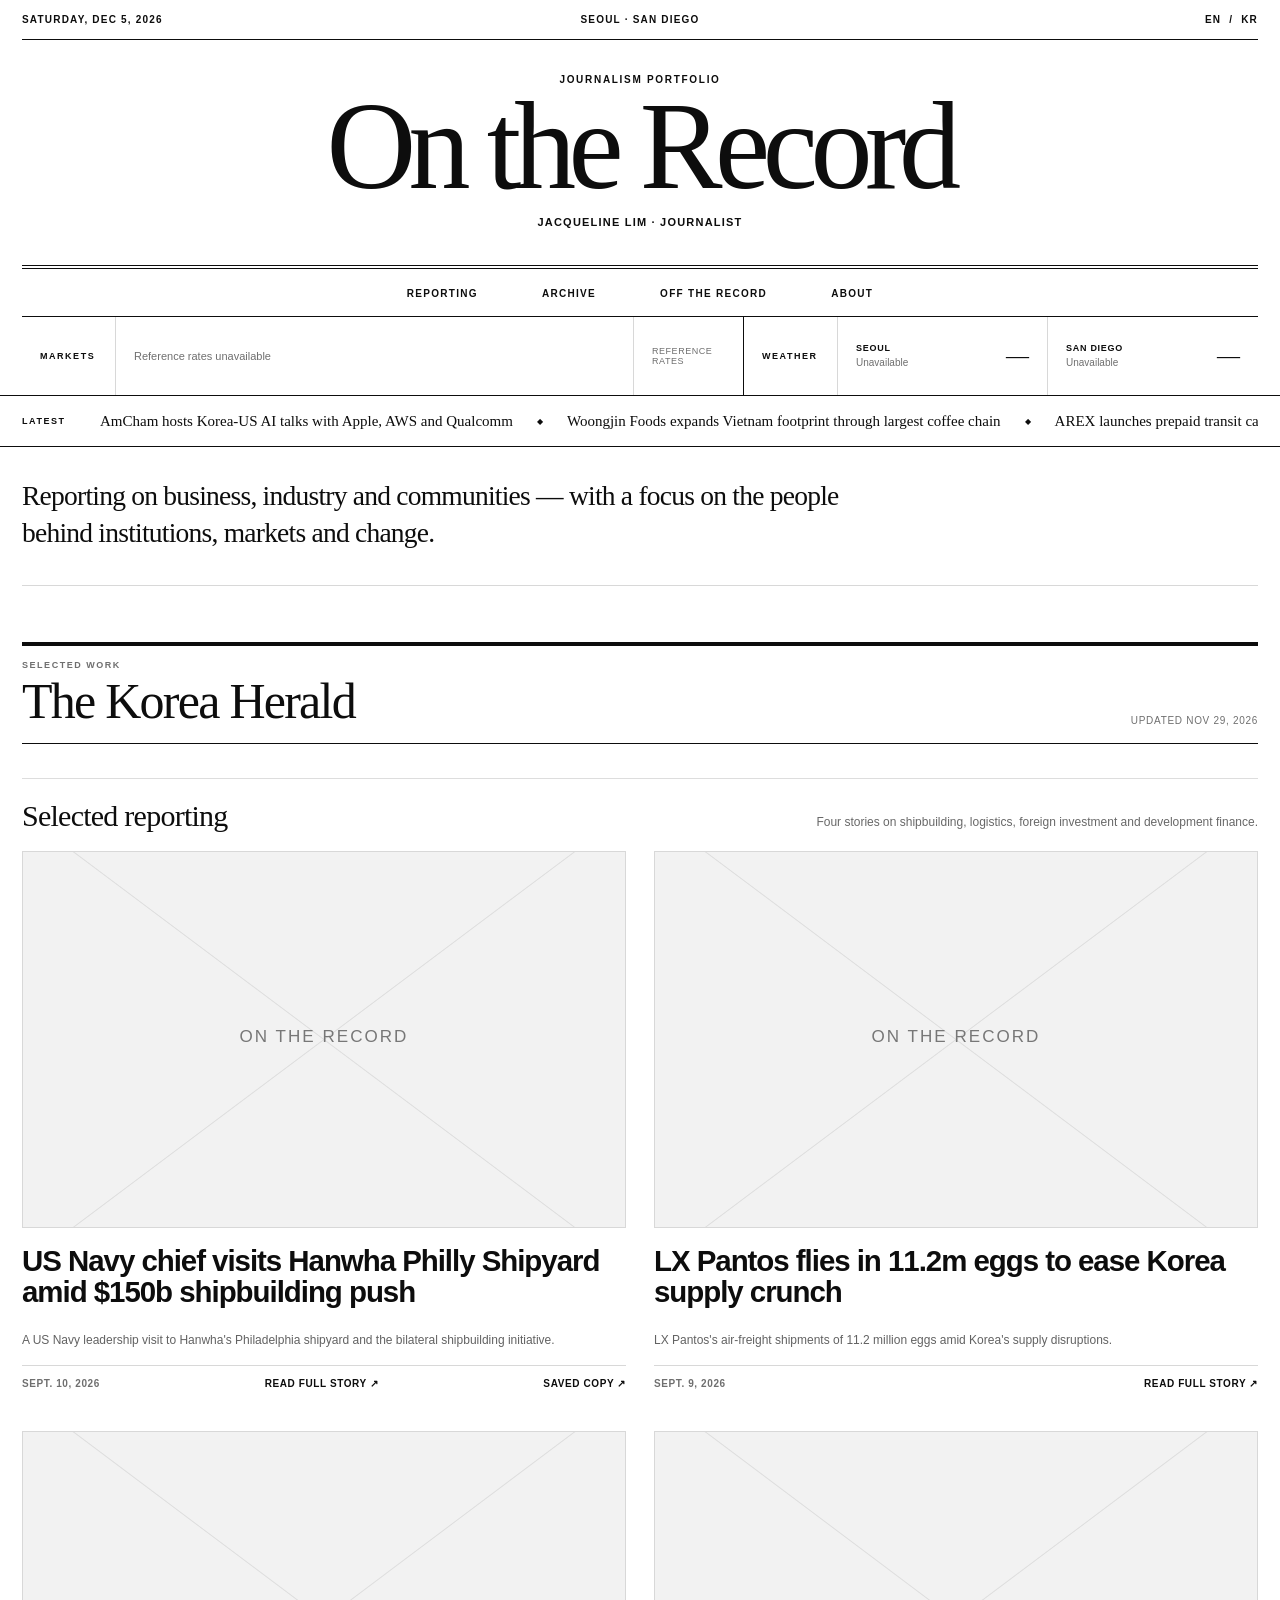
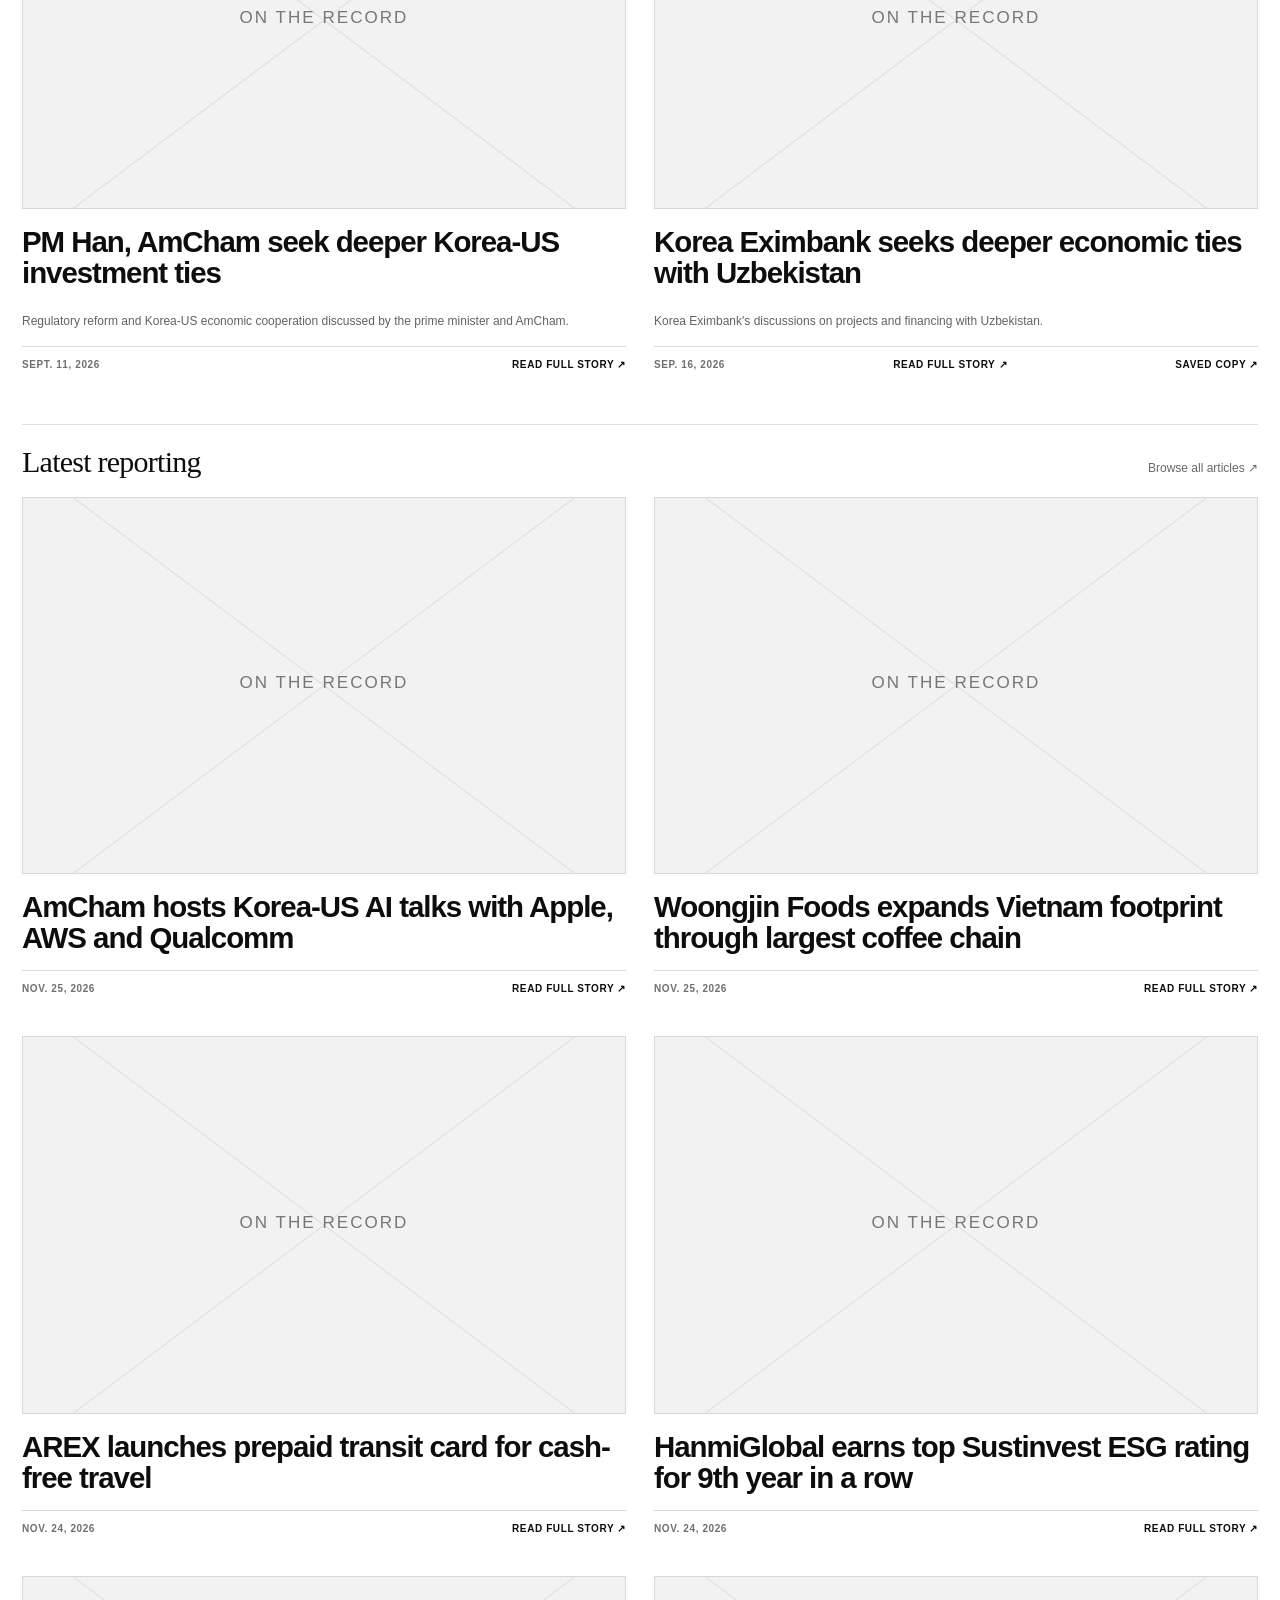
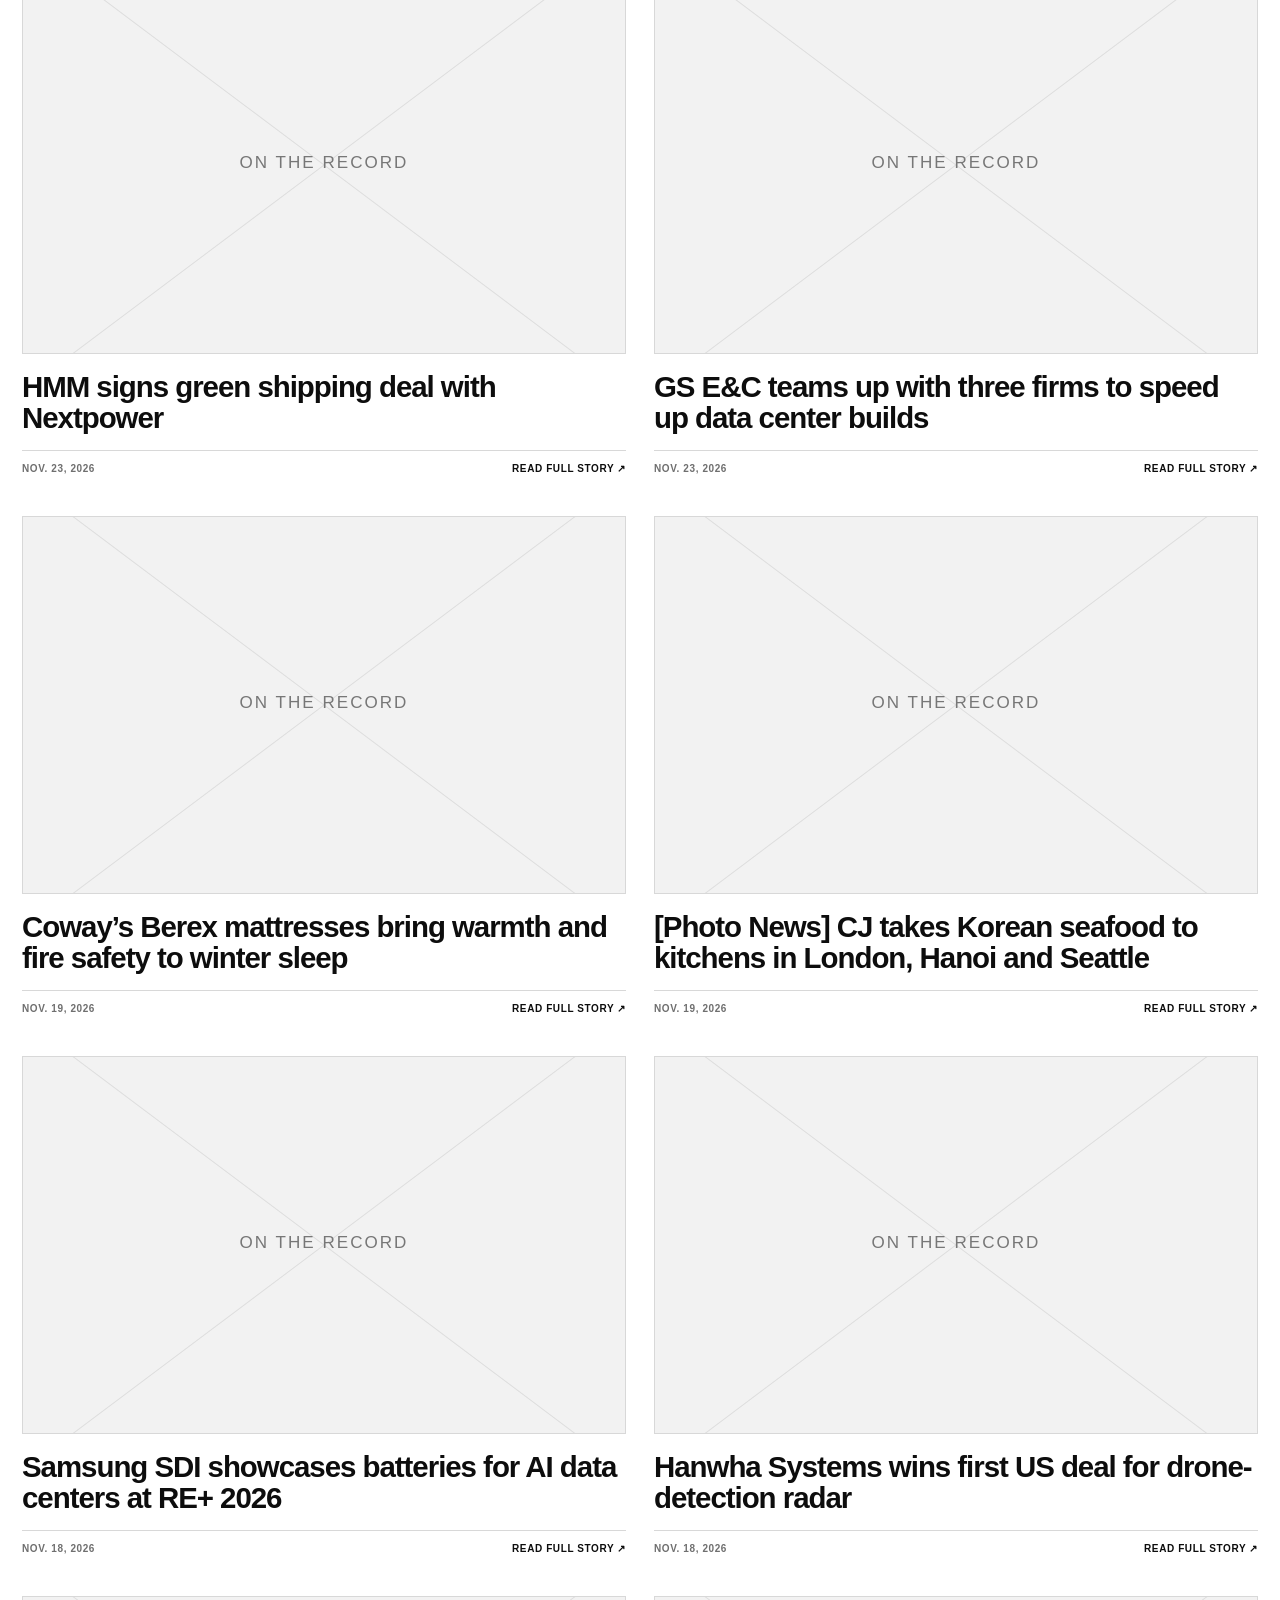
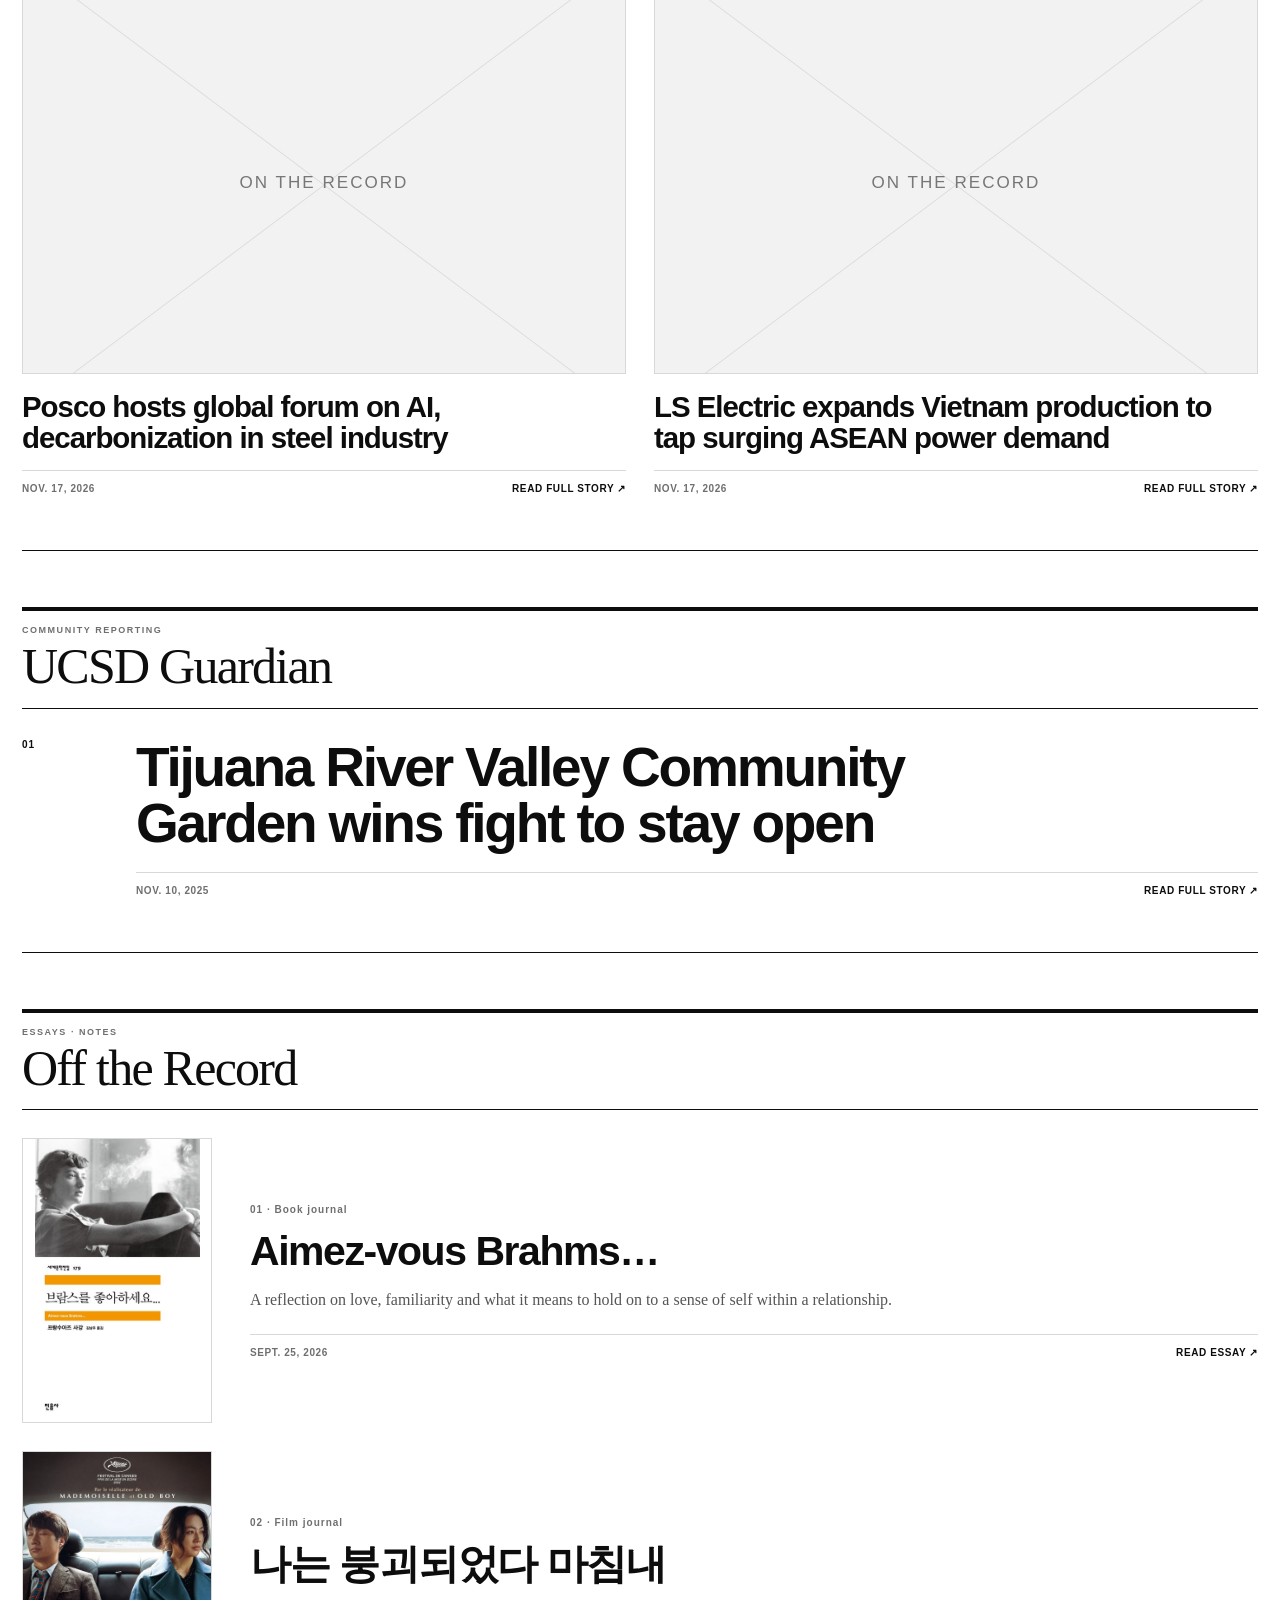
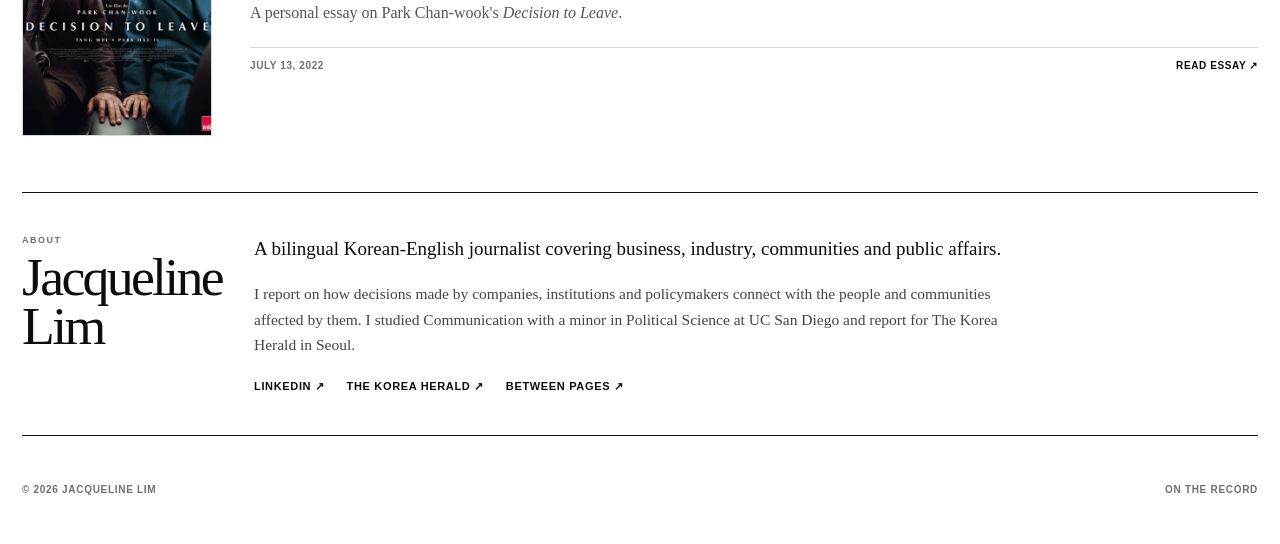
<file: index.html>
<!doctype html>
<html lang="en">
<head>
  <meta charset="utf-8">
  <meta name="viewport" content="width=device-width, initial-scale=1">
  <meta name="description" content="On the Record — journalism portfolio of Jacqueline Lim, a bilingual Korean-English reporter based in Seoul.">
  <meta property="og:title" content="On the Record — Jacqueline Lim">
  <meta property="og:description" content="Selected reporting on business, industry and communities.">
  <meta property="og:type" content="website">
  <meta property="og:url" content="https://ontherecord-lim.github.io/">
  <link rel="canonical" href="https://ontherecord-lim.github.io/">
  <link rel="alternate" hreflang="en" href="https://ontherecord-lim.github.io/">
  <link rel="alternate" hreflang="ko" href="https://ontherecord-lim.github.io/ko/">
  <title>On the Record — Jacqueline Lim</title>
  <link rel="icon" href="favicon.svg" type="image/svg+xml">
  <link rel="stylesheet" href="styles.css">
</head>
<body data-lang="en">
  <header class="site-header">
    <div class="utility wrap">
      <span id="currentDate">Seoul</span>
      <span class="utility-center">Seoul · San Diego</span>
      <span class="language-switch"><strong>EN</strong><span>/</span><a href="ko/" lang="ko" hreflang="ko">KR</a></span>
    </div>

    <div class="masthead wrap">
      <p class="eyebrow">Journalism portfolio</p>
      <h1>On the Record</h1>
      <p class="masthead-sub">Jacqueline Lim · Journalist</p>
    </div>

    <nav class="section-nav wrap" aria-label="Portfolio sections">
      <a href="#reporting">Reporting</a>
      <a href="archive/">Archive</a>
      <a href="#off-record">Off the Record</a>
      <a href="#about">About</a>
    </nav>

    <div class="data-bar">
      <div class="wrap data-grid">
        <section class="market-panel" aria-label="Foreign exchange reference rates">
          <div class="data-label">Markets</div>
          <div id="marketStage" class="market-stage"><span class="data-loading">Loading reference rates…</span></div>
          <div class="data-note">Reference rates</div>
        </section>

        <section class="weather-panel" aria-label="Weather in Seoul and San Diego">
          <div class="data-label">Weather</div>
          <div class="weather-cities">
            <div class="weather-city" id="weatherSeoul">
              <strong>Seoul</strong>
              <span class="weather-value">—</span>
              <span class="weather-condition">Loading…</span>
            </div>
            <div class="weather-city" id="weatherSanDiego">
              <strong>San Diego</strong>
              <span class="weather-value">—</span>
              <span class="weather-condition">Loading…</span>
            </div>
          </div>
        </section>
      </div>
    </div>

    <div class="ticker" aria-label="Latest reporting headlines">
      <div class="wrap ticker-inner">
        <span class="ticker-label">Latest</span>
        <div class="ticker-window"><div class="ticker-track" id="tickerTrack"><span>Loading latest reporting…</span></div></div>
      </div>
    </div>
  </header>

  <main>
    <section class="intro wrap">
      <p>Reporting on business, industry and communities — with a focus on the people behind institutions, markets and change.</p>
    </section>

    <section class="reporting wrap" id="reporting" aria-labelledby="reportingHeading">
      <div class="section-heading">
        <div>
          <p class="section-kicker">Selected work</p>
          <h2 id="reportingHeading">The Korea Herald</h2>
        </div>
        <span id="articleUpdated">Latest reporting</span>
      </div>
      <div class="portfolio-subheading"><h3>Selected reporting</h3><p>Four stories on shipbuilding, logistics, foreign investment and development finance.</p></div>
      <div class="article-grid" id="featuredGrid" aria-live="polite"><p class="loading-state">Loading selected stories…</p></div>
      <div class="portfolio-subheading"><h3>Latest reporting</h3><a href="archive/">Browse all articles ↗</a></div>
      <div class="article-grid" id="articleGrid" aria-live="polite">
        <p class="loading-state">Loading stories…</p>
      </div>
    </section>

    <section class="guardian wrap" aria-labelledby="guardianHeading">
      <div class="section-heading compact-heading">
        <div>
          <p class="section-kicker">Community reporting</p>
          <h2 id="guardianHeading">UCSD Guardian</h2>
        </div>
      </div>
      <article class="feature-row">
        <div class="feature-index">01</div>
        <div class="feature-copy">
          <h3><a href="https://ucsdguardian.org/2025/11/10/tijuana-river-valley-community-garden-wins-fight-to-stay-open/" target="_blank" rel="noopener noreferrer">Tijuana River Valley Community Garden wins fight to stay open</a></h3>
          <div class="story-footer"><time datetime="2025-11-10">Nov. 10, 2025</time><a href="https://ucsdguardian.org/2025/11/10/tijuana-river-valley-community-garden-wins-fight-to-stay-open/" target="_blank" rel="noopener noreferrer">Read full story ↗</a></div>
        </div>
      </article>
    </section>

    <section class="off-record wrap" id="off-record" aria-labelledby="offRecordHeading">
      <div class="section-heading compact-heading">
        <div>
          <p class="section-kicker">Essays · Notes</p>
          <h2 id="offRecordHeading">Off the Record</h2>
        </div>
      </div>
<article class="off-record-feature">

  <a class="off-record-image"
     href="https://blog.naver.com/oohing00/224422496471"
     target="_blank"
     rel="noopener noreferrer">

    <img src="/assets/9788937461798.jpg"
         alt="Cover of Françoise Sagan's Aimez-vous Brahms"
         loading="lazy"
         style="object-fit: contain; background: #fff;">

  </a>

  <div class="off-record-copy">

    <p class="feature-index">01 · Book journal</p>

    <h3>
      <a href="https://blog.naver.com/oohing00/224422496471"
         target="_blank"
         rel="noopener noreferrer">
        Aimez-vous Brahms…
      </a>
    </h3>

    <p class="off-record-deck">
      A reflection on love, familiarity and what it means to hold on to a sense of self within a relationship.
    </p>

    <div class="story-footer">
      <time datetime="2026-09-25">Sept. 25, 2026</time>

      <a href="https://blog.naver.com/oohing00/224422496471"
         target="_blank"
         rel="noopener noreferrer">
        Read essay ↗
      </a>
    </div>

  </div>

</article>
      <article class="off-record-feature">
  <a class="off-record-image"
     href="https://blog.naver.com/oohing00/222815522582"
     target="_blank"
     rel="noopener noreferrer">
    <img src="/assets/Decision_To_Leave.webp"
         alt="Decision to Leave film poster"
         loading="lazy">
  </a>

  <div class="off-record-copy">
<p class="feature-index">02 · Film journal</p>

    <h3 lang="ko">
      <a href="https://blog.naver.com/oohing00/222815522582"
         target="_blank"
         rel="noopener noreferrer">
        나는 붕괴되었다 마침내
      </a>
    </h3>

    <p class="off-record-deck">
      A personal essay on Park Chan-wook's <em>Decision to Leave</em>.
    </p>

    <div class="story-footer">
      <time datetime="2022-07-13">July 13, 2022</time>

      <a href="https://blog.naver.com/oohing00/222815522582"
         target="_blank"
         rel="noopener noreferrer">
        Read essay ↗
      </a>
    </div>
  </div>
</article>
    </section>

    <section class="about wrap" id="about" aria-labelledby="aboutHeading">
      <div class="about-title">
        <p class="section-kicker">About</p>
        <h2 id="aboutHeading">Jacqueline<br>Lim</h2>
      </div>
      <div class="about-copy">
        <p class="about-lede">A bilingual Korean-English journalist covering business, industry, communities and public affairs.</p>
        <p>I report on how decisions made by companies, institutions and policymakers connect with the people and communities affected by them. I studied Communication with a minor in Political Science at UC San Diego and report for The Korea Herald in Seoul.</p>
        <nav class="contact-links" aria-label="Professional links">
          <a href="https://www.linkedin.com/in/jacquelinelim1026/" target="_blank" rel="noopener noreferrer">LinkedIn ↗</a>
          <a href="https://www.koreaherald.com/reporter/yejinlim" target="_blank" rel="noopener noreferrer">The Korea Herald ↗</a>
          <a href="https://www.instagram.com/betweenpage.sai/" target="_blank" rel="noopener noreferrer">Between Pages ↗</a>
        </nav>
      </div>
    </section>
  </main>

  <footer class="site-footer wrap"><span>© 2026 Jacqueline Lim</span><span>On the Record</span></footer>
  <script src="script.js?v=20261029-browser-fix-1" defer></script>
</body>
</html>
</file>
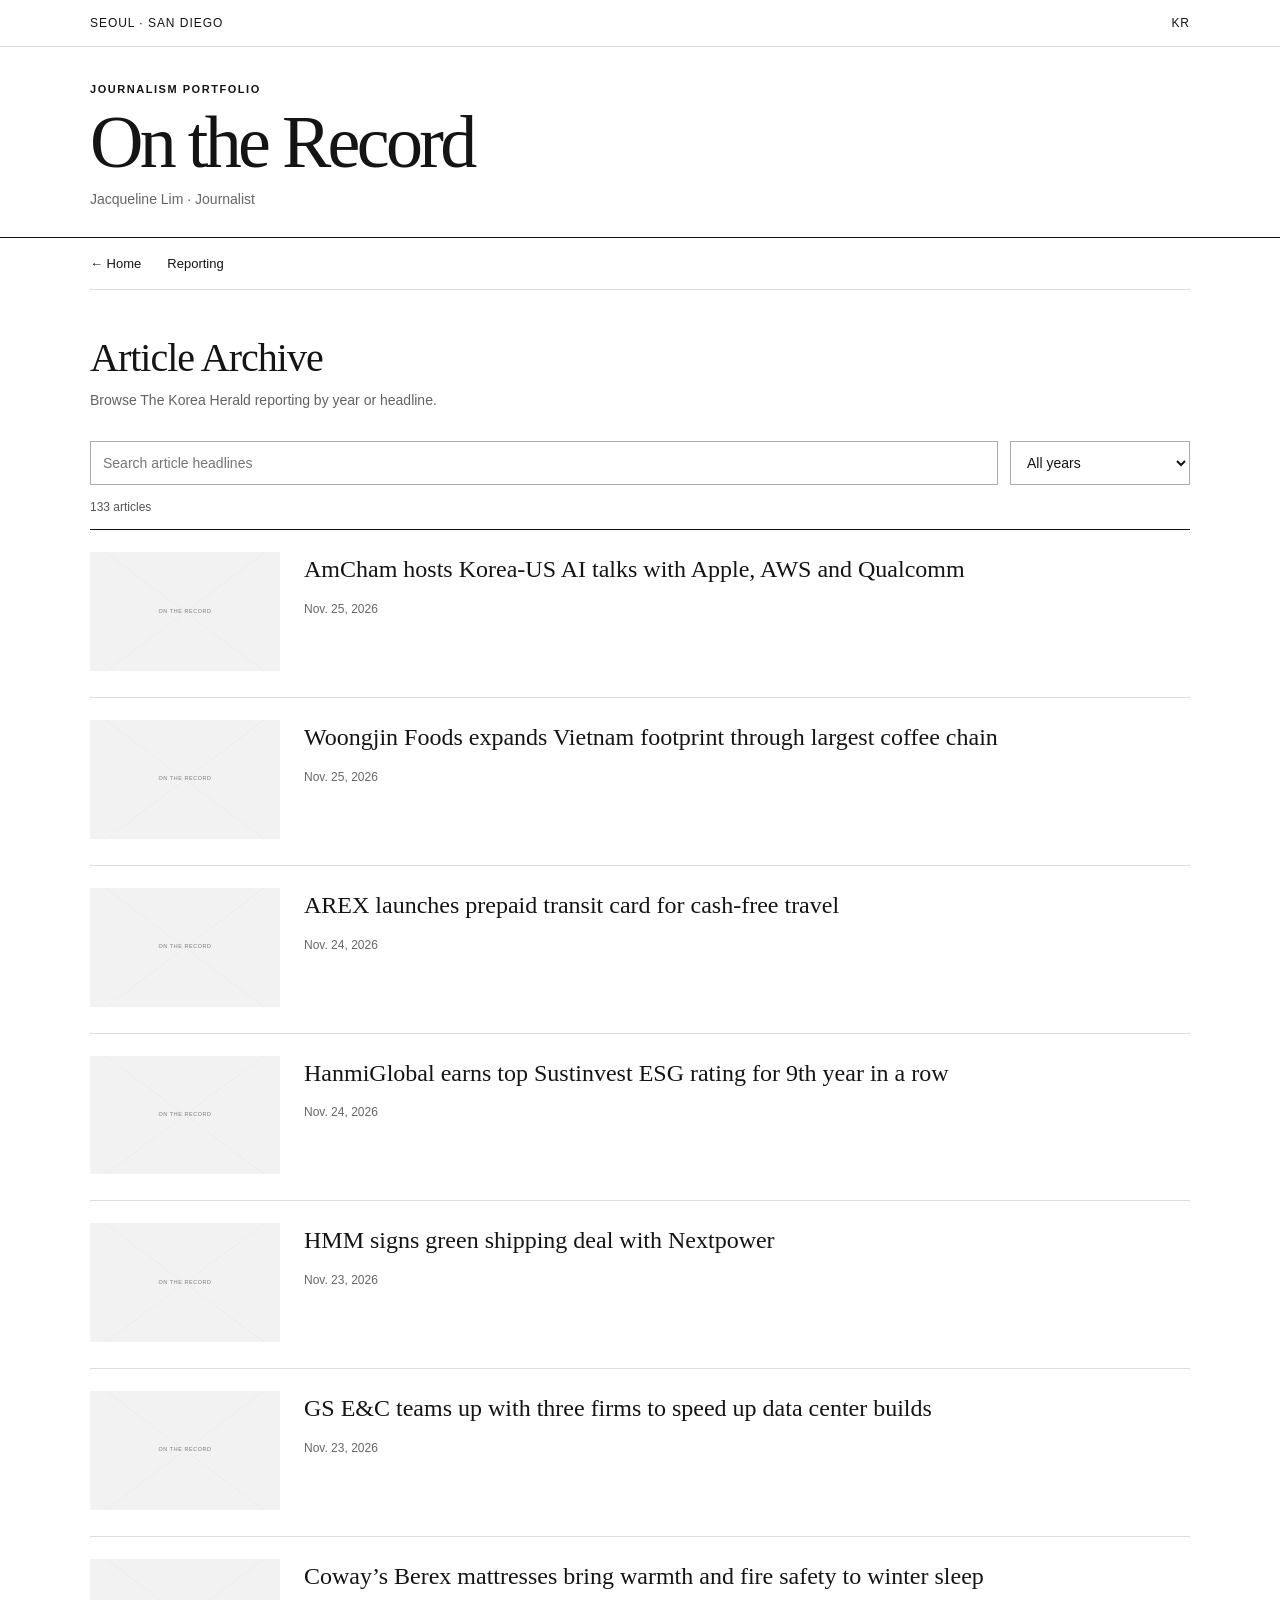
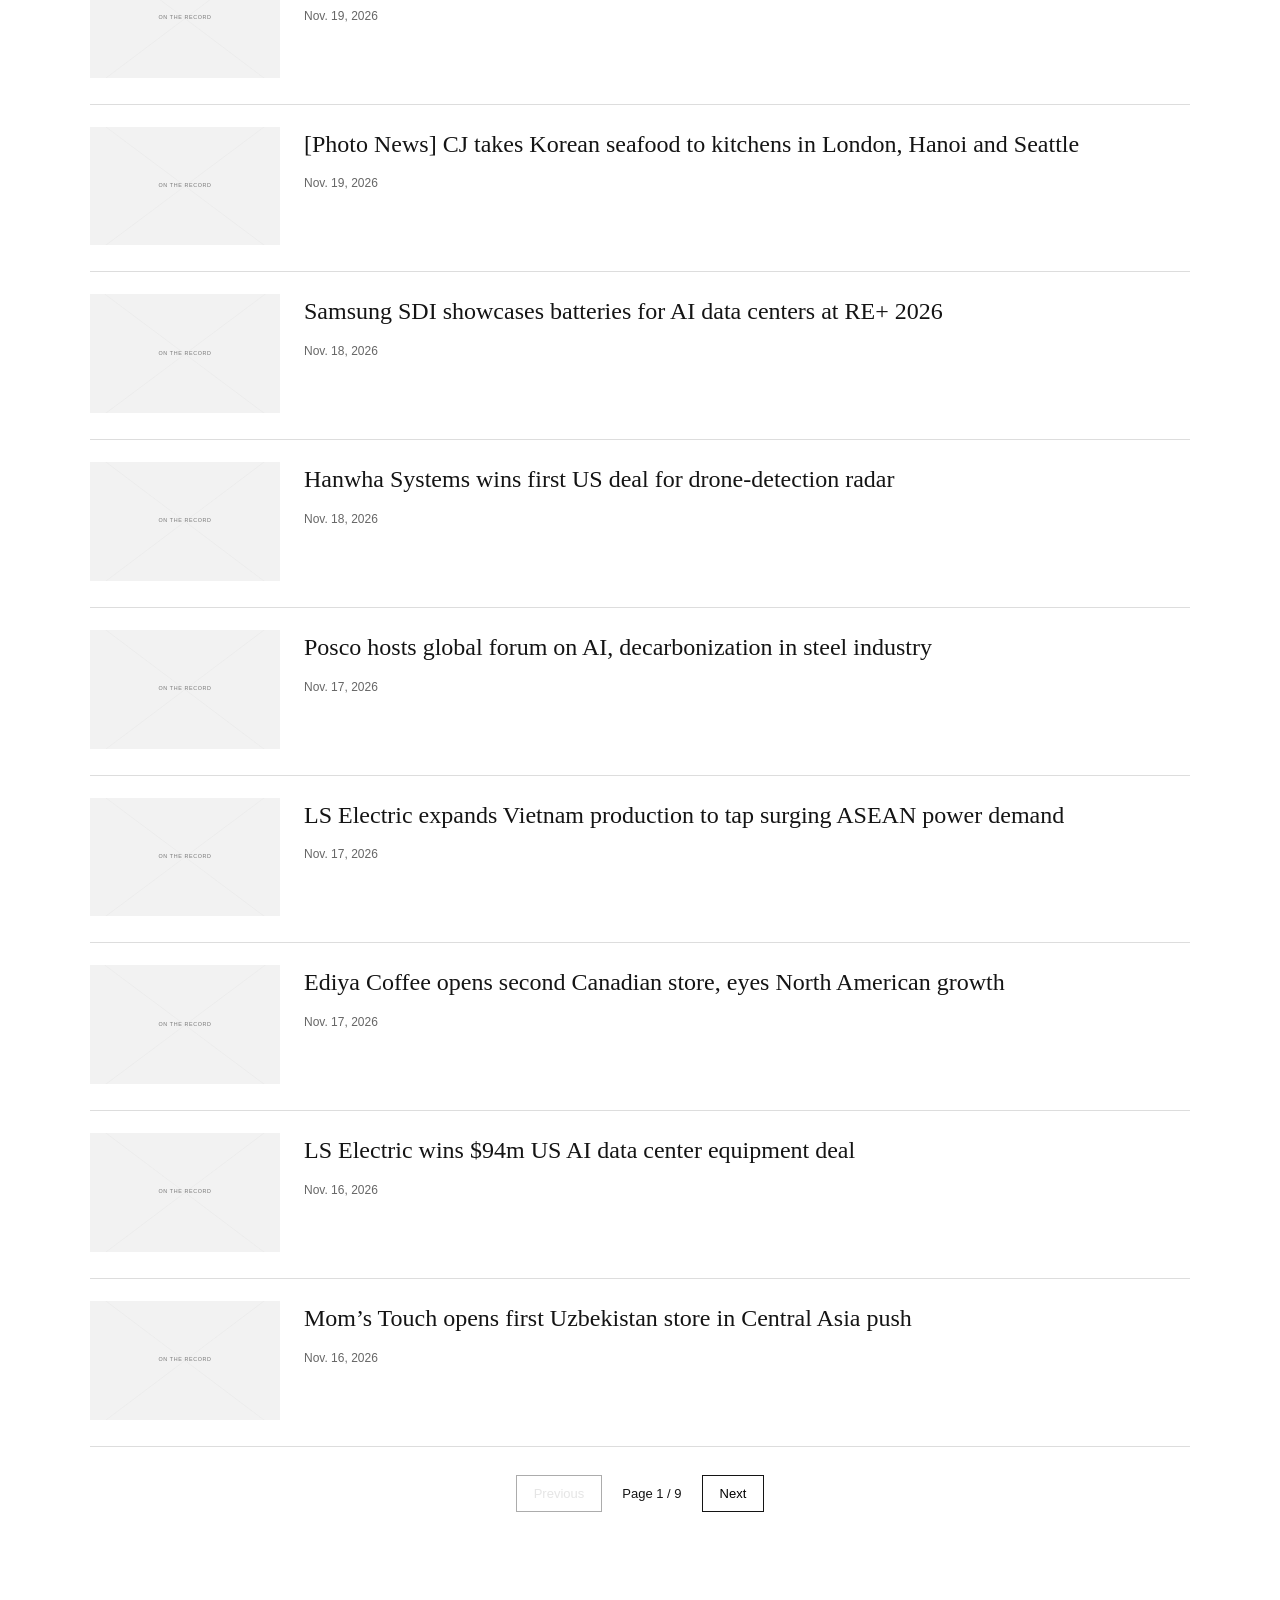
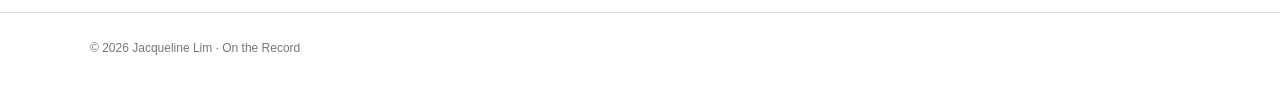
<file: archive/index.html>
<!doctype html>
<html lang="en"><head><meta charset="utf-8"><meta name="viewport" content="width=device-width, initial-scale=1"><meta name="description" content="Browse The Korea Herald reporting by year or headline."><title>Article Archive — On the Record</title><link rel="icon" type="image/svg+xml" href="../favicon.svg"><link rel="stylesheet" href="../archive/archive.css"><link rel="alternate" hreflang="ko" href="https://ontherecord-lim.github.io/ko/archive/"></head><body>
<header><div class="utility wrap"><span>Seoul · San Diego</span><a href="../ko/archive/" lang="ko">KR</a></div><div class="masthead"><div class="wrap"><p class="eyebrow">Journalism portfolio</p><h1>On the Record</h1><p class="subtitle">Jacqueline Lim · Journalist</p></div></div><nav class="nav wrap"><a href="../">← Home</a><a href="../#reporting">Reporting</a></nav></header>
<main class="wrap section"><h2>Article Archive</h2><p class="lede">Browse The Korea Herald reporting by year or headline.</p><div class="filters"><input id="search" type="search" aria-label="Search articles" autocomplete="off"><select id="years" aria-label="Filter by year"><option value="">All years</option></select></div><p id="count" class="count" aria-live="polite">Loading…</p><div id="list" class="articles" aria-live="polite"></div><nav class="pagination" aria-label="Pagination"><button id="prev" type="button">Previous</button><span id="page"></span><button id="next" type="button">Next</button></nav></main>
<footer><div class="wrap">© 2026 Jacqueline Lim · On the Record</div></footer><script src="../archive/archive.js?v=20261029-browser-fix-1" defer></script></body></html>
</file>
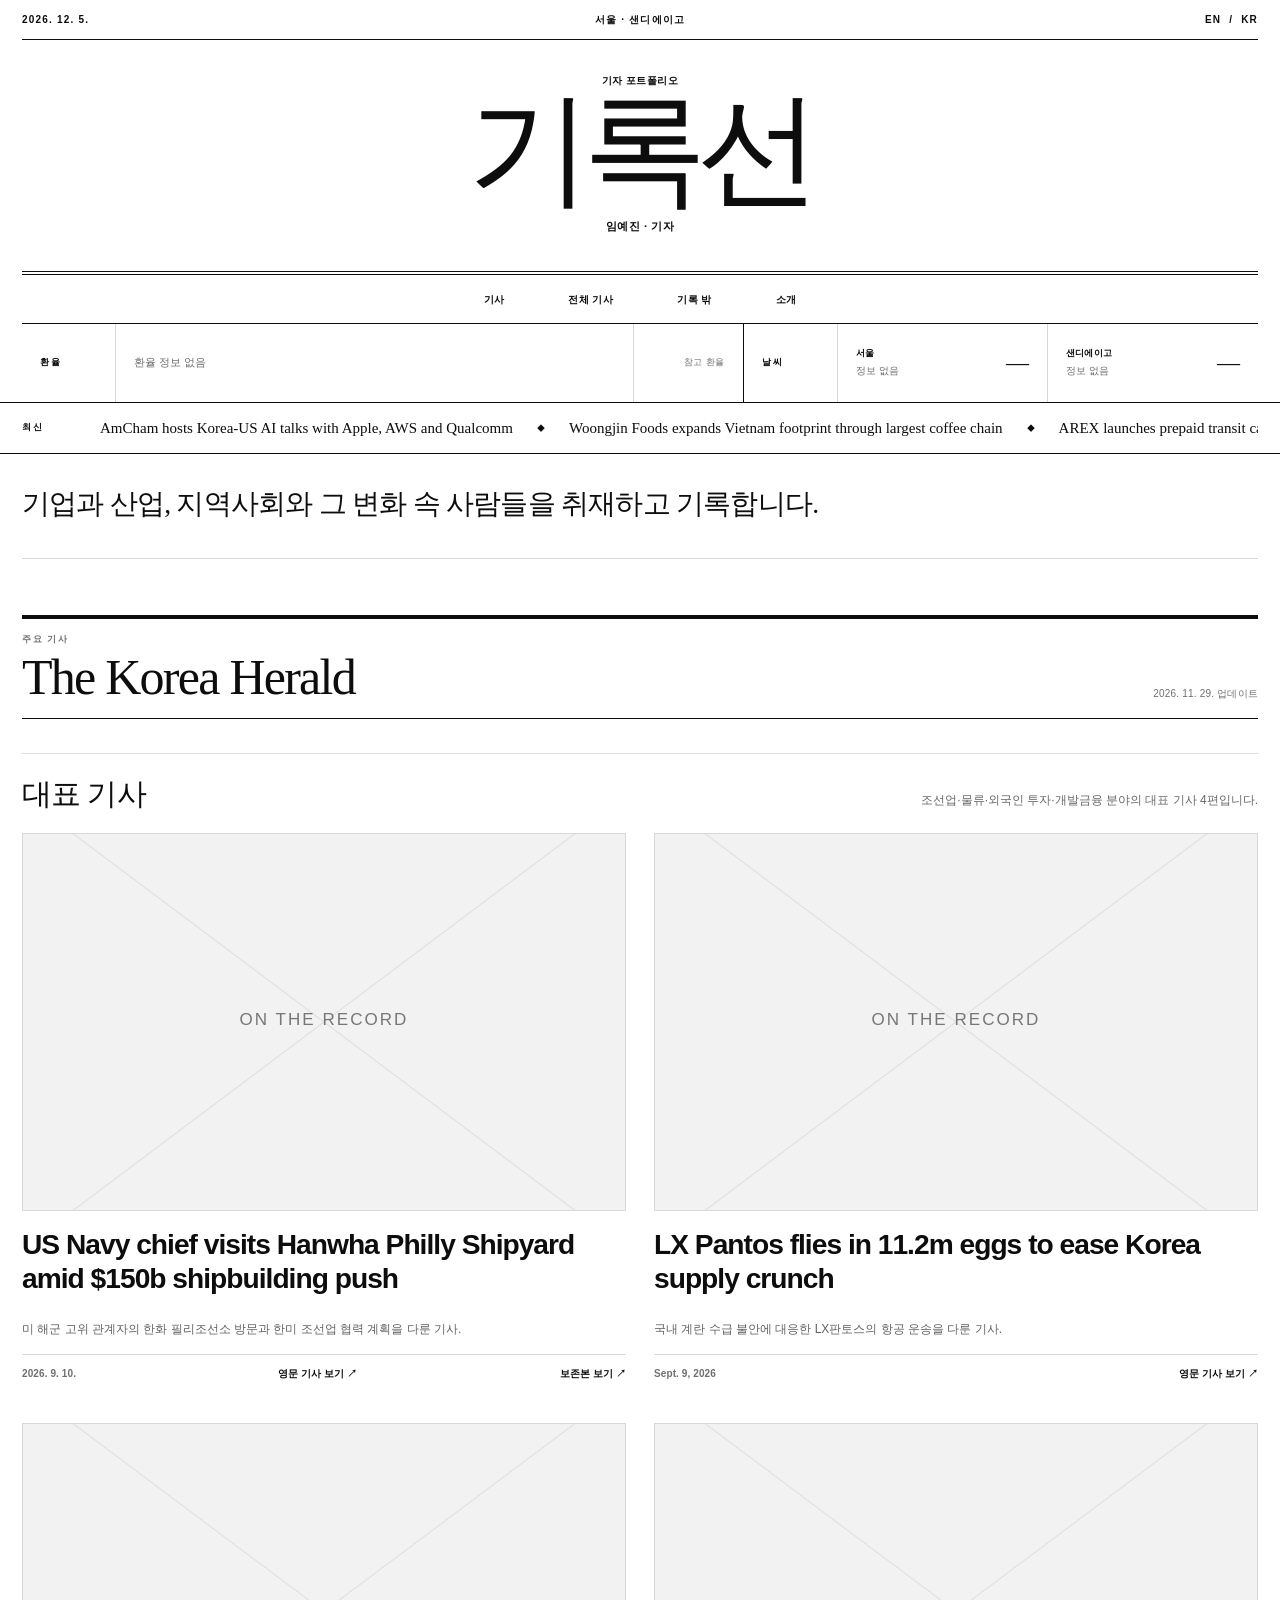
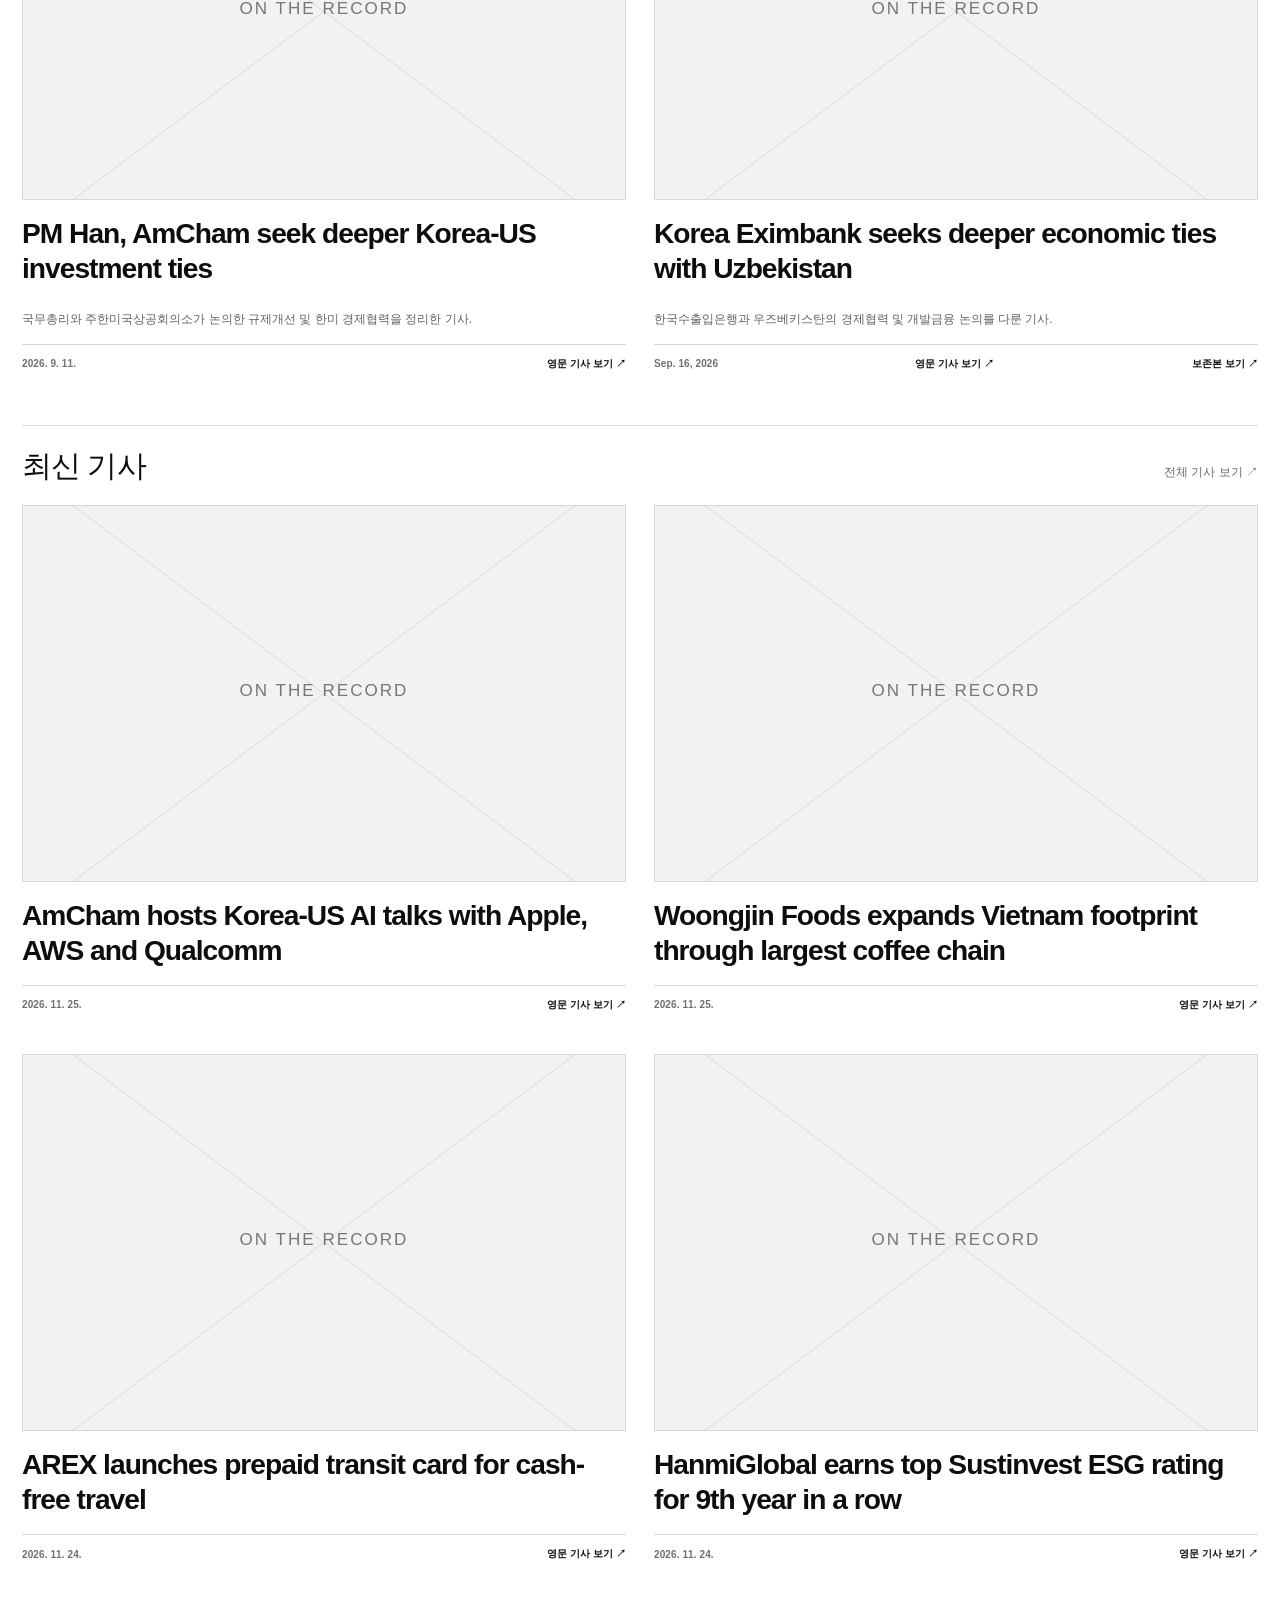
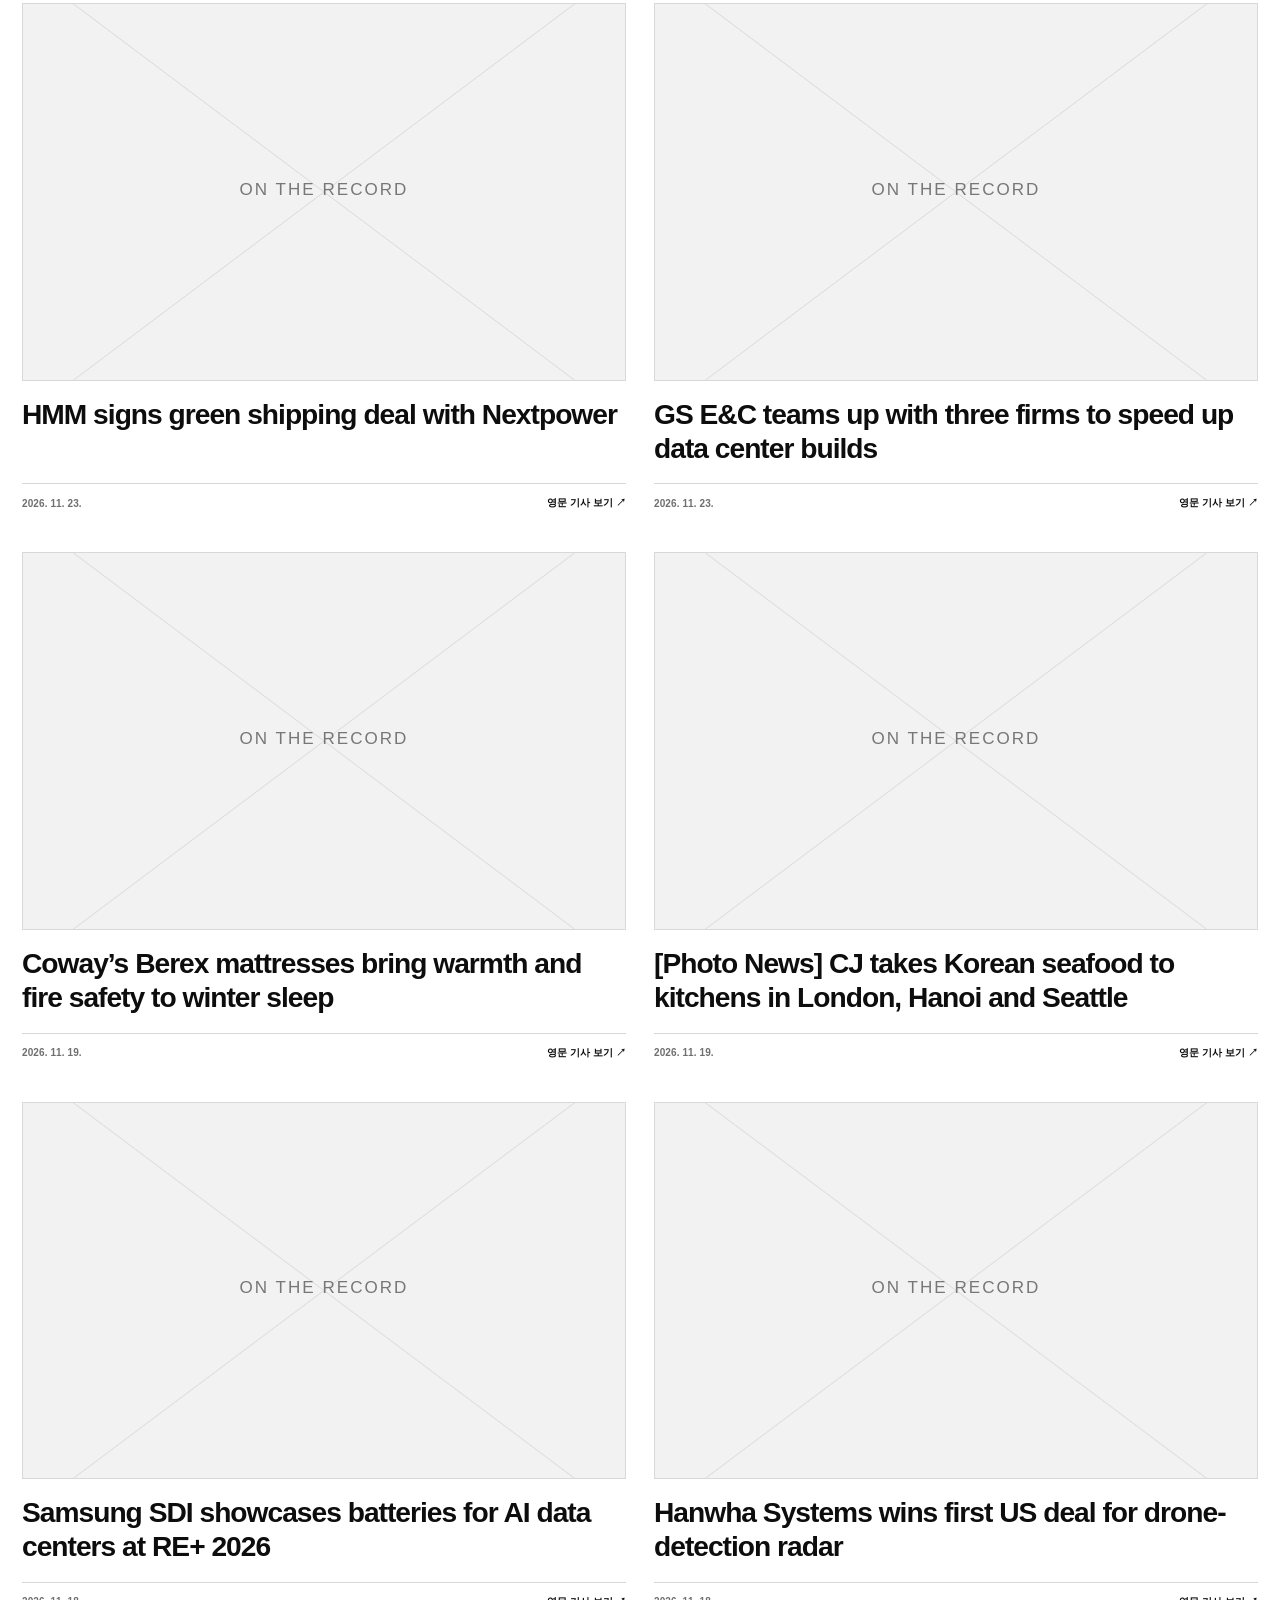
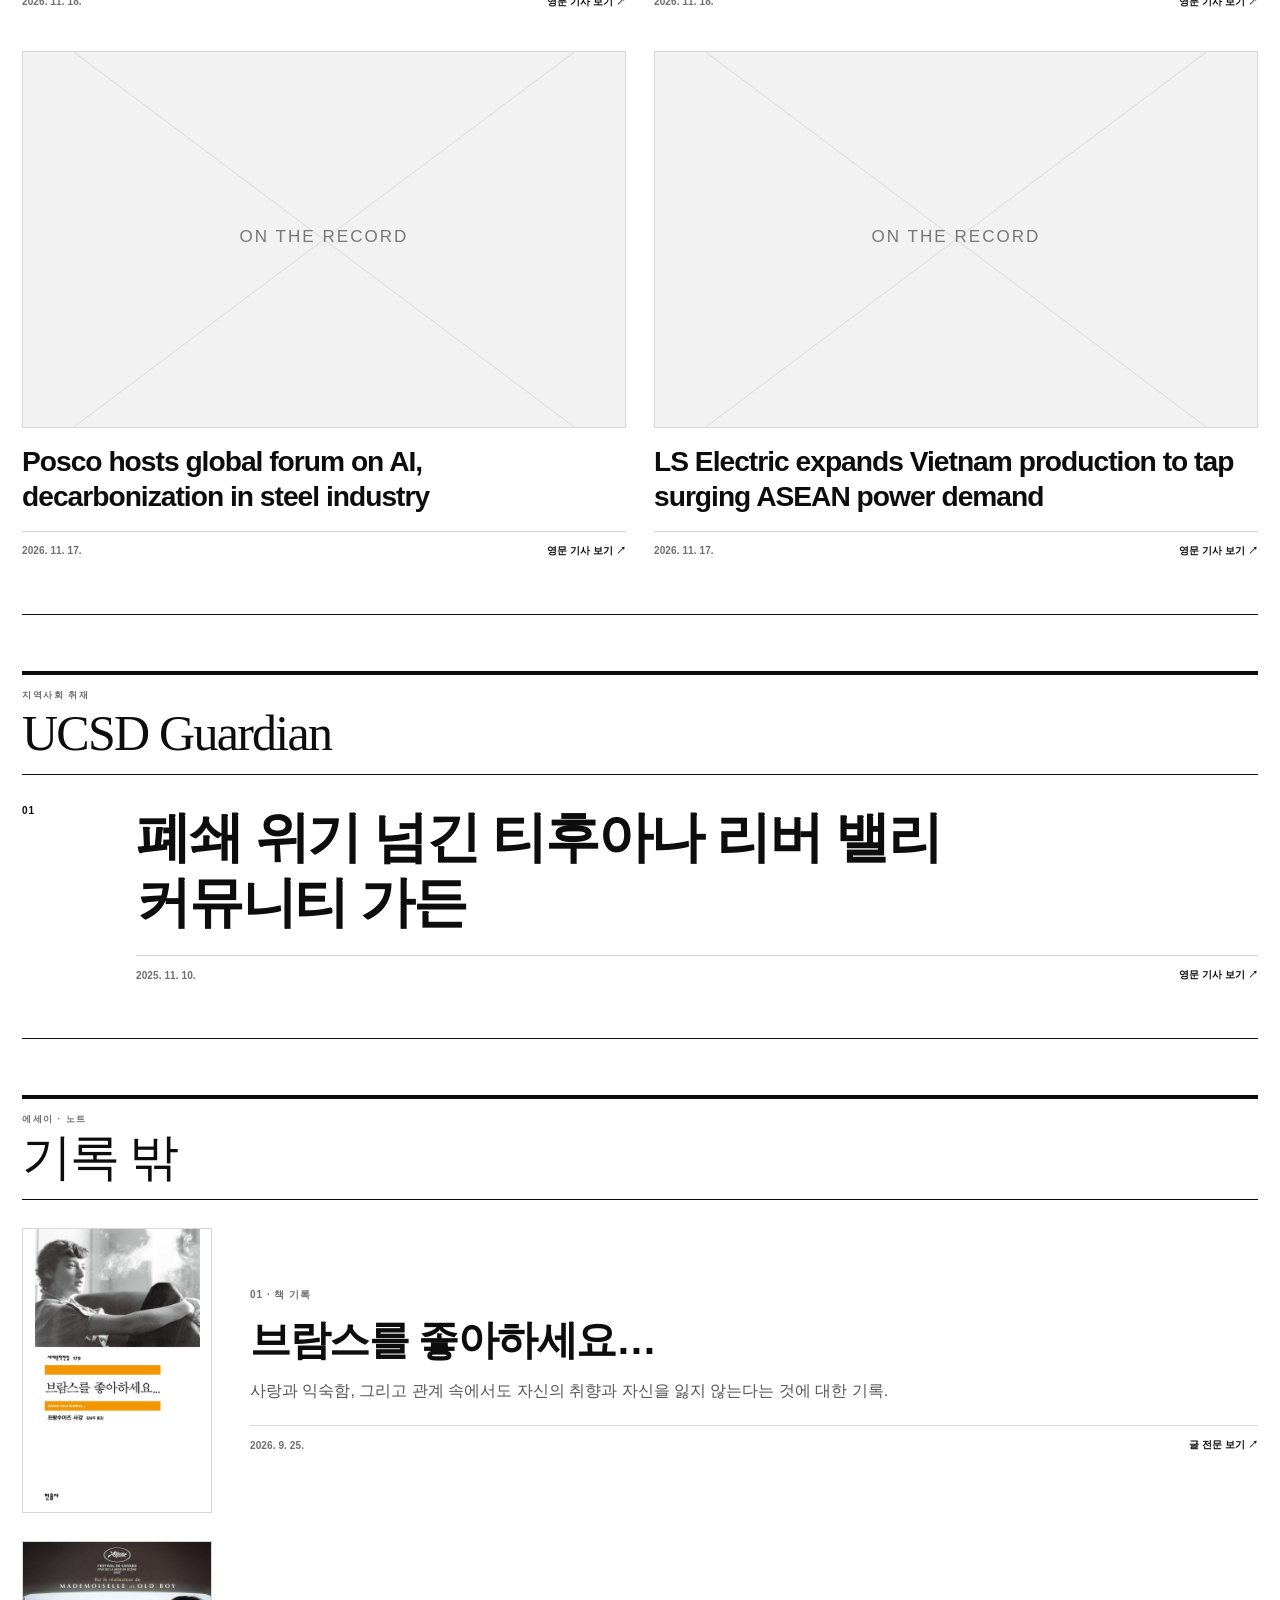
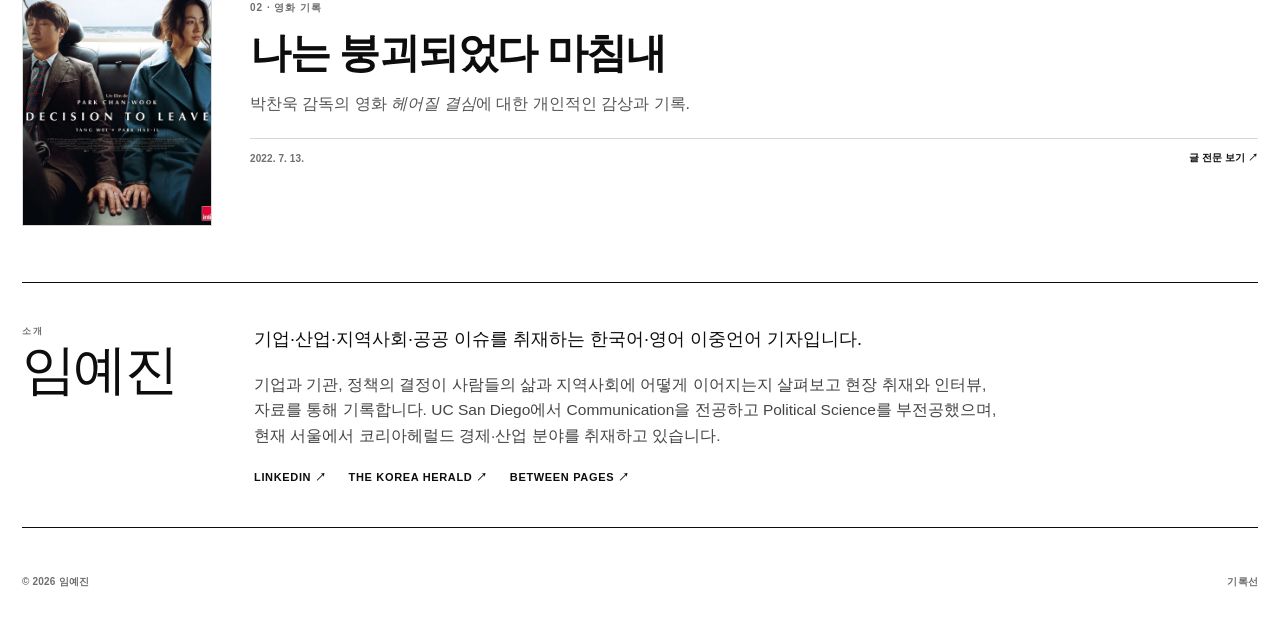
<file: ko/index.html>
<!doctype html>
<html lang="ko">
<head>
  <meta charset="utf-8">
  <meta name="viewport" content="width=device-width, initial-scale=1">
  <meta name="description" content="기록선 — 임예진 기자의 취재 포트폴리오.">
  <meta property="og:title" content="기록선 — 임예진">
  <meta property="og:description" content="기업·산업·지역사회를 취재하는 임예진 기자의 포트폴리오.">
  <meta property="og:type" content="website">
  <meta property="og:url" content="https://ontherecord-lim.github.io/ko/">
  <link rel="canonical" href="https://ontherecord-lim.github.io/ko/">
  <link rel="alternate" hreflang="ko" href="https://ontherecord-lim.github.io/ko/">
  <link rel="alternate" hreflang="en" href="https://ontherecord-lim.github.io/">
  <title>기록선 — 임예진</title>
  <link rel="icon" href="../favicon.svg" type="image/svg+xml">
  <link rel="stylesheet" href="../styles.css">
</head>
<body data-lang="ko">
  <header class="site-header">
    <div class="utility wrap">
      <span id="currentDate">서울</span>
      <span class="utility-center">서울 · 샌디에이고</span>
      <span class="language-switch"><a href="../" lang="en" hreflang="en">EN</a><span>/</span><strong>KR</strong></span>
    </div>

    <div class="masthead masthead-ko wrap">
      <p class="eyebrow">기자 포트폴리오</p>
      <h1>기록선</h1>
      <p class="masthead-sub">임예진 · 기자</p>
    </div>

    <nav class="section-nav wrap" aria-label="포트폴리오 메뉴">
      <a href="#reporting">기사</a>
      <a href="archive/">전체 기사</a>
      <a href="#off-record">기록 밖</a>
      <a href="#about">소개</a>
    </nav>

    <div class="data-bar">
      <div class="wrap data-grid">
        <section class="market-panel" aria-label="환율 참고 지표">
          <div class="data-label">환율</div>
          <div id="marketStage" class="market-stage"><span class="data-loading">환율을 불러오는 중…</span></div>
          <div class="data-note">참고 환율</div>
        </section>

        <section class="weather-panel" aria-label="서울과 샌디에이고 날씨">
          <div class="data-label">날씨</div>
          <div class="weather-cities">
            <div class="weather-city" id="weatherSeoul">
              <strong>서울</strong>
              <span class="weather-value">—</span>
              <span class="weather-condition">불러오는 중…</span>
            </div>
            <div class="weather-city" id="weatherSanDiego">
              <strong>샌디에이고</strong>
              <span class="weather-value">—</span>
              <span class="weather-condition">불러오는 중…</span>
            </div>
          </div>
        </section>
      </div>
    </div>

    <div class="ticker" aria-label="최신 기사 헤드라인">
      <div class="wrap ticker-inner">
        <span class="ticker-label">최신</span>
        <div class="ticker-window"><div class="ticker-track" id="tickerTrack"><span>최신 기사를 불러오는 중…</span></div></div>
      </div>
    </div>
  </header>

  <main>
    <section class="intro wrap">
      <p>기업과 산업, 지역사회와 그 변화 속 사람들을 취재하고 기록합니다.</p>
    </section>

    <section class="reporting wrap" id="reporting" aria-labelledby="reportingHeading">
      <div class="section-heading">
        <div>
          <p class="section-kicker">주요 기사</p>
          <h2 id="reportingHeading">The Korea Herald</h2>
        </div>
        <span id="articleUpdated">최신 기사</span>
      </div>
      <div class="portfolio-subheading"><h3>대표 기사</h3><p>조선업·물류·외국인 투자·개발금융 분야의 대표 기사 4편입니다.</p></div>
      <div class="article-grid" id="featuredGrid" aria-live="polite"><p class="loading-state">대표 기사를 불러오는 중…</p></div>
      <div class="portfolio-subheading"><h3>최신 기사</h3><a href="archive/">전체 기사 보기 ↗</a></div>
      <div class="article-grid" id="articleGrid" aria-live="polite">
        <p class="loading-state">기사를 불러오는 중입니다…</p>
      </div>
    </section>

    <section class="guardian wrap" aria-labelledby="guardianHeading">
      <div class="section-heading compact-heading">
        <div>
          <p class="section-kicker">지역사회 취재</p>
          <h2 id="guardianHeading">UCSD Guardian</h2>
        </div>
      </div>
      <article class="feature-row">
        <div class="feature-index">01</div>
        <div class="feature-copy">
          <h3><a href="https://ucsdguardian.org/2025/11/10/tijuana-river-valley-community-garden-wins-fight-to-stay-open/" target="_blank" rel="noopener noreferrer">폐쇄 위기 넘긴 티후아나 리버 밸리 커뮤니티 가든</a></h3>
          <div class="story-footer"><time datetime="2025-11-10">2025. 11. 10.</time><a href="https://ucsdguardian.org/2025/11/10/tijuana-river-valley-community-garden-wins-fight-to-stay-open/" target="_blank" rel="noopener noreferrer">영문 기사 보기 ↗</a></div>
        </div>
      </article>
    </section>

    <section class="off-record wrap" id="off-record" aria-labelledby="offRecordHeading">
      <div class="section-heading compact-heading">
        <div>
          <p class="section-kicker">에세이 · 노트</p>
          <h2 id="offRecordHeading">기록 밖</h2>
        </div>
      </div>
<article class="off-record-feature">

  <a class="off-record-image"
     href="https://blog.naver.com/oohing00/224422496471"
     target="_blank"
     rel="noopener noreferrer">

    <img src="/assets/9788937461798.jpg"
         alt="프랑수아즈 사강 『브람스를 좋아하세요…』 책 표지"
         loading="lazy"
         style="object-fit: contain; background: #fff;">

  </a>

  <div class="off-record-copy">

    <p class="feature-index">01 · 책 기록</p>

    <h3>
      <a href="https://blog.naver.com/oohing00/224422496471"
         target="_blank"
         rel="noopener noreferrer">
        브람스를 좋아하세요…
      </a>
    </h3>

    <p class="off-record-deck">
      사랑과 익숙함, 그리고 관계 속에서도 자신의 취향과 자신을 잃지 않는다는 것에 대한 기록.
    </p>

    <div class="story-footer">
      <time datetime="2026-09-25">2026. 9. 25.</time>

      <a href="https://blog.naver.com/oohing00/224422496471"
         target="_blank"
         rel="noopener noreferrer">
        글 전문 보기 ↗
      </a>
    </div>

  </div>

</article>
      <article class="off-record-feature">
  <a class="off-record-image"
     href="https://blog.naver.com/oohing00/222815522582"
     target="_blank"
     rel="noopener noreferrer">
    <img src="/assets/Decision_To_Leave.webp"
         alt="헤어질 결심 포스터"
         loading="lazy">
  </a>

  <div class="off-record-copy">
<p class="feature-index">02 · 영화 기록</p>

    <h3>
      <a href="https://blog.naver.com/oohing00/222815522582"
         target="_blank"
         rel="noopener noreferrer">
        나는 붕괴되었다 마침내
      </a>
    </h3>

    <p class="off-record-deck">
      박찬욱 감독의 영화 <em>헤어질 결심</em>에 대한 개인적인 감상과 기록.
    </p>

    <div class="story-footer">
      <time datetime="2022-07-13">2022. 7. 13.</time>

      <a href="https://blog.naver.com/oohing00/222815522582"
         target="_blank"
         rel="noopener noreferrer">
        글 전문 보기 ↗
      </a>
    </div>
  </div>
</article>
    </section>

    <section class="about wrap" id="about" aria-labelledby="aboutHeading">
      <div class="about-title">
        <p class="section-kicker">소개</p>
        <h2 id="aboutHeading">임예진</h2>
      </div>
      <div class="about-copy">
        <p class="about-lede">기업·산업·지역사회·공공 이슈를 취재하는 한국어·영어 이중언어 기자입니다.</p>
        <p>기업과 기관, 정책의 결정이 사람들의 삶과 지역사회에 어떻게 이어지는지 살펴보고 현장 취재와 인터뷰, 자료를 통해 기록합니다. UC San Diego에서 Communication을 전공하고 Political Science를 부전공했으며, 현재 서울에서 코리아헤럴드 경제·산업 분야를 취재하고 있습니다.</p>
        <nav class="contact-links" aria-label="관련 링크">
          <a href="https://www.linkedin.com/in/jacquelinelim1026/" target="_blank" rel="noopener noreferrer">LinkedIn ↗</a>
          <a href="https://www.koreaherald.com/reporter/yejinlim" target="_blank" rel="noopener noreferrer">The Korea Herald ↗</a>
          <a href="https://www.instagram.com/betweenpage.sai/" target="_blank" rel="noopener noreferrer">Between Pages ↗</a>
        </nav>
      </div>
    </section>
  </main>

  <footer class="site-footer wrap"><span>© 2026 임예진</span><span>기록선</span></footer>
  <script src="../script.js?v=20261029-browser-fix-1" defer></script>
</body>
</html>
</file>
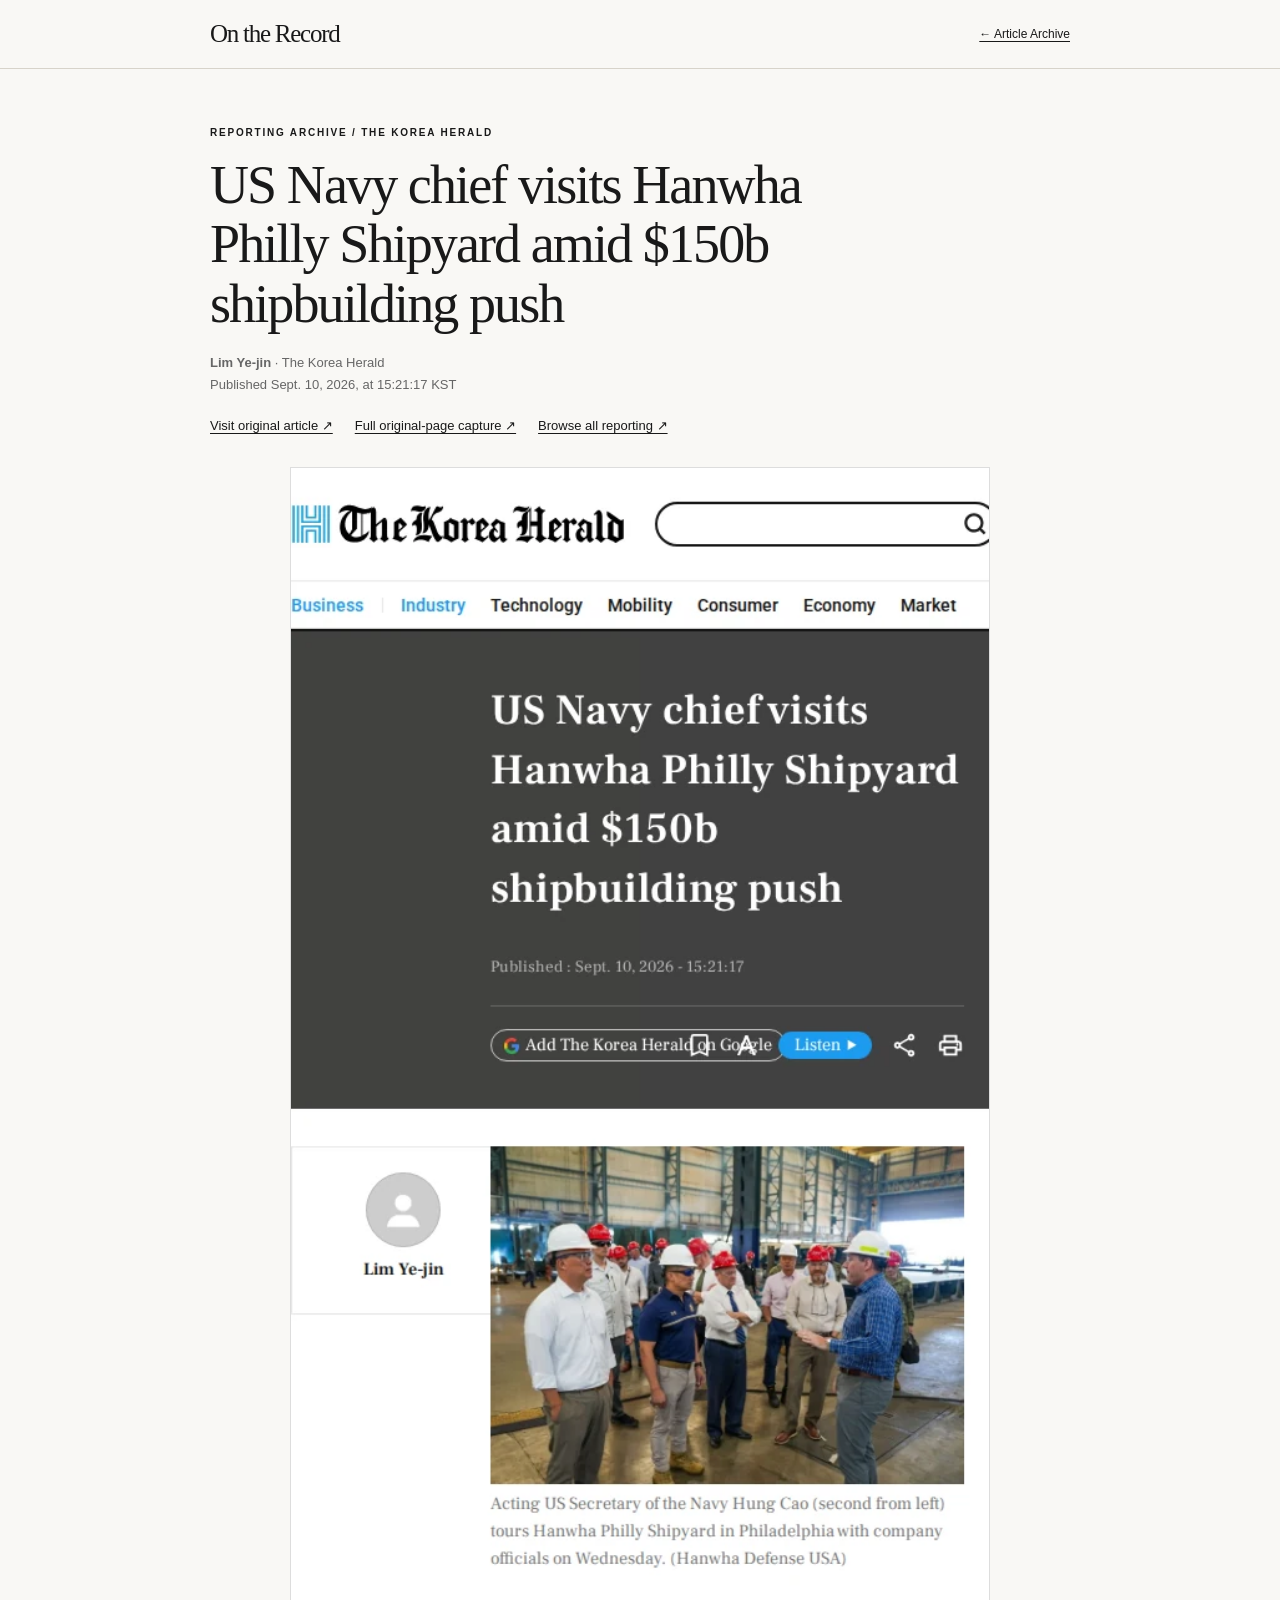
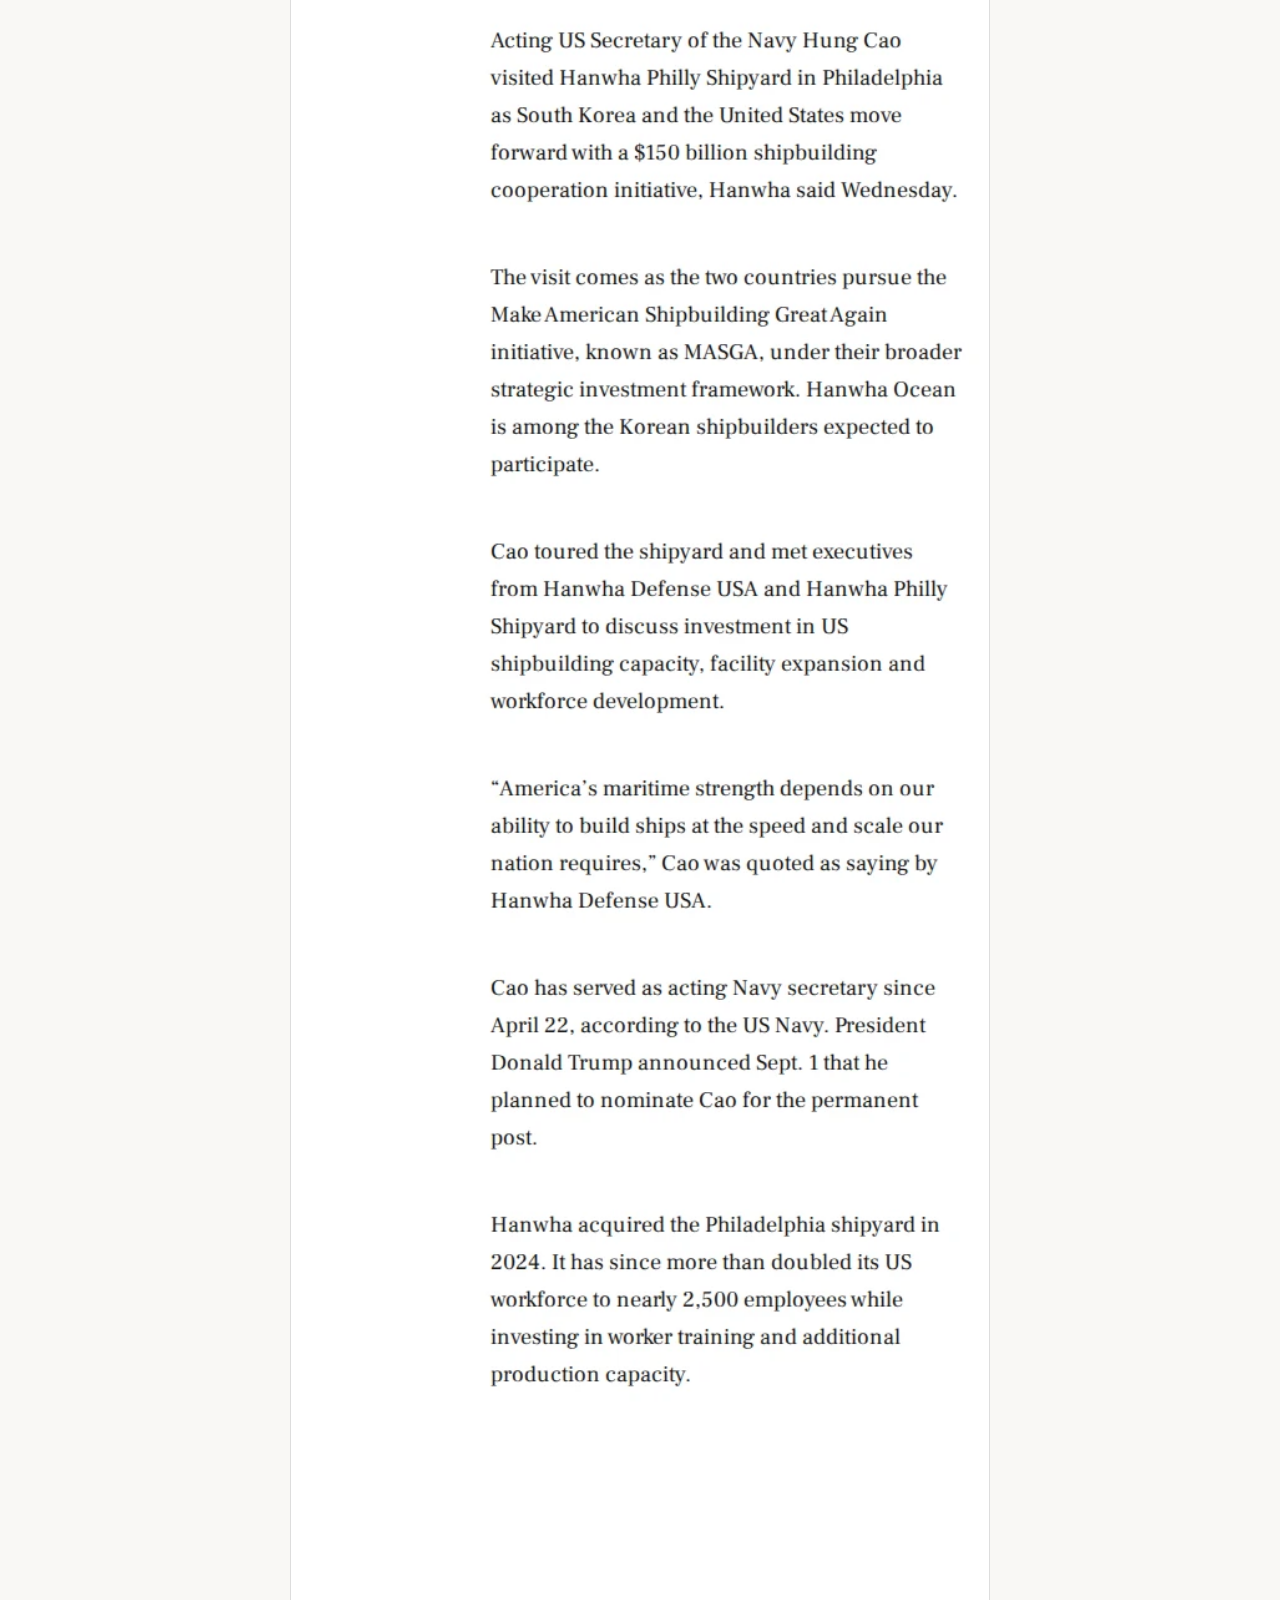
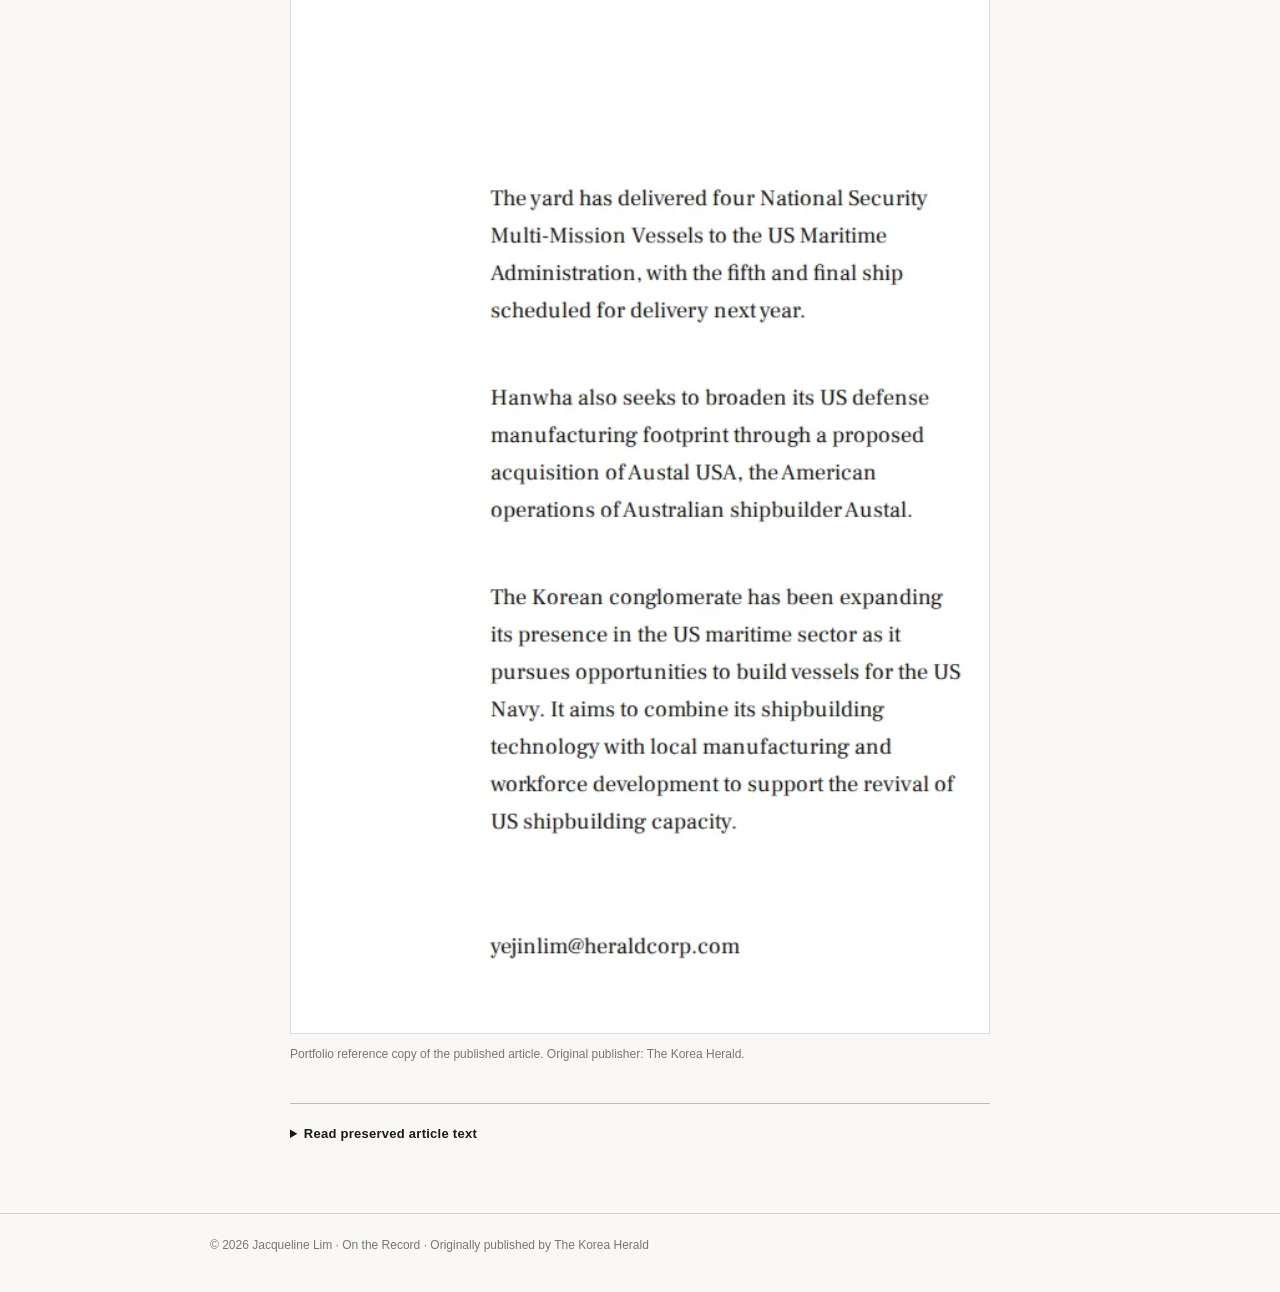
<file: archive/10869373/index.html>
<!doctype html>
<html lang="en">
<head>
  <meta charset="utf-8">
  <meta name="viewport" content="width=device-width, initial-scale=1">
  <meta name="description" content="Portfolio archive of US Navy chief visits Hanwha Philly Shipyard amid $150b shipbuilding push, published in The Korea Herald on Sept. 10, 2026.">
  <title>US Navy chief visits Hanwha Philly Shipyard amid $150b shipbuilding push — On the Record</title>
  <link rel="icon" type="image/svg+xml" href="../../favicon.svg">
  <style>
    :root { color-scheme: light; }
    * { box-sizing: border-box; }
    body { margin: 0; background: #f9f8f5; color: #191919; font-family: Georgia, "Times New Roman", serif; }
    a { color: inherit; text-underline-offset: 3px; }
    .wrap { width: min(100% - 36px, 860px); margin-inline: auto; }
    header { border-bottom: 1px solid #d7d3ca; background: #f9f8f5; }
    nav { display: flex; justify-content: space-between; align-items: center; gap: 16px; padding: 20px 0; font: 12px Arial, sans-serif; }
    .brand { font-family: Didot, "Bodoni MT", Georgia, serif; font-size: 25px; letter-spacing: -.05em; text-decoration: none; }
    .back { white-space: nowrap; }
    main { padding-top: 48px; padding-bottom: 72px; }
    .eyebrow { font: bold 10px Arial, sans-serif; letter-spacing: .18em; text-transform: uppercase; }
    h1 { max-width: 720px; margin: 18px 0; font-size: clamp(34px, 5.5vw, 54px); font-weight: 500; line-height: 1.1; letter-spacing: -.035em; }
    .meta { color: #666; font: 13px Arial, sans-serif; line-height: 1.7; }
    .actions { display: flex; flex-wrap: wrap; gap: 12px 22px; margin: 22px 0 34px; font: 13px Arial, sans-serif; }
    .capture { margin: 0 auto; max-width: 700px; }
    .capture img { display: block; width: 100%; height: auto; background: white; border: 1px solid #ddd; }
    .capture figcaption { margin-top: 11px; color: #777; font: 12px/1.5 Arial, sans-serif; }
    #capture-note { padding: 20px; color: #666; border: 1px solid #ddd; background: #fff; font: 13px Arial, sans-serif; }
    details { margin: 40px auto 0; max-width: 700px; border-top: 1px solid #bbb; padding-top: 22px; }
    summary { cursor: pointer; font: bold 13px Arial, sans-serif; letter-spacing: .02em; }
    .article-copy { margin-top: 26px; font: 17px/1.75 Georgia, serif; }
    .article-copy p { margin: 0 0 22px; }
    .article-copy figure { margin: 0 0 27px; }
    .article-copy figcaption { color: #555; font: 12px/1.6 Arial, sans-serif; }
    footer { border-top: 1px solid #d7d3ca; padding: 24px 0 40px; font: 12px Arial, sans-serif; color: #777; }
  </style>
</head>
<body>
<header><nav class="wrap"><a class="brand" href="../../">On the Record</a><a class="back" href="../../archive/">← Article Archive</a></nav></header>
<main class="wrap">
  <p class="eyebrow">Reporting archive / <strong>The Korea Herald</strong></p>
  <h1>US Navy chief visits Hanwha Philly Shipyard amid $150b shipbuilding push</h1>
  <p class="meta"><strong>Lim Ye-jin</strong> · The Korea Herald<br>Published Sept. 10, 2026, at 15:21:17 KST</p>
  <div class="actions"><a href="https://www.koreaherald.com/article/10869373" target="_blank" rel="noopener noreferrer">Visit original article ↗</a><a href="../../assets/article-captures/10869373.png" target="_blank" rel="noopener noreferrer">Full original-page capture ↗</a><a href="../../archive/">Browse all reporting ↗</a></div>
  <figure class="capture">
    <img src="../../assets/article-captures/10869373_article.webp" width="560" height="3020" loading="eager" alt="Archived published-page screenshot showing The Korea Herald masthead, reporter Lim Ye-jin and article US Navy chief visits Hanwha Philly Shipyard amid $150b shipbuilding push" onerror="this.hidden=true;document.getElementById('capture-note').hidden=false;document.querySelector('details').open=true">
    <p id="capture-note" hidden>The image capture is unavailable. The article text is preserved below.</p>
    <figcaption>Portfolio reference copy of the published article. Original publisher: The Korea Herald.</figcaption>
  </figure>
  <details>
    <summary>Read preserved article text</summary>
    <div class="article-copy">
      <figure><figcaption>Acting US Secretary of the Navy Hung Cao (second from left) tours Hanwha Philly Shipyard in Philadelphia with company officials on Wednesday. (Hanwha Defense USA)</figcaption></figure>
      <p>Acting US Secretary of the Navy Hung Cao visited Hanwha Philly Shipyard in Philadelphia as South Korea and the United States move forward with a $150 billion shipbuilding cooperation initiative, Hanwha said Wednesday.</p>
      <p>The visit comes as the two countries pursue the Make American Shipbuilding Great Again initiative, known as MASGA, under their broader strategic investment framework. Hanwha Ocean is among the Korean shipbuilders expected to participate.</p>
      <p>Cao toured the shipyard and met executives from Hanwha Defense USA and Hanwha Philly Shipyard to discuss investment in US shipbuilding capacity, facility expansion and workforce development.</p>
      <p>“America’s maritime strength depends on our ability to build ships at the speed and scale our nation requires,” Cao was quoted as saying by Hanwha Defense USA.</p>
      <p>Cao has served as acting Navy secretary since April 22, according to the US Navy. President Donald Trump announced Sept. 1 that he planned to nominate Cao for the permanent post.</p>
      <p>Hanwha acquired the Philadelphia shipyard in 2024. It has since more than doubled its US workforce to nearly 2,500 employees while investing in worker training and additional production capacity.</p>
      <p>The yard has delivered four National Security Multi-Mission Vessels to the US Maritime Administration, with the fifth and final ship scheduled for delivery next year.</p>
      <p>Hanwha also seeks to broaden its US defense manufacturing footprint through a proposed acquisition of Austal USA, the American operations of Australian shipbuilder Austal.</p>
      <p>The Korean conglomerate has been expanding its presence in the US maritime sector as it pursues opportunities to build vessels for the US Navy. It aims to combine its shipbuilding technology with local manufacturing and workforce development to support the revival of US shipbuilding capacity.</p>
      <p>yejinlim@heraldcorp.com</p>
    </div>
  </details>
</main>
<footer><div class="wrap">© 2026 Jacqueline Lim · On the Record · Originally published by The Korea Herald</div></footer>
</body>
</html>
</file>
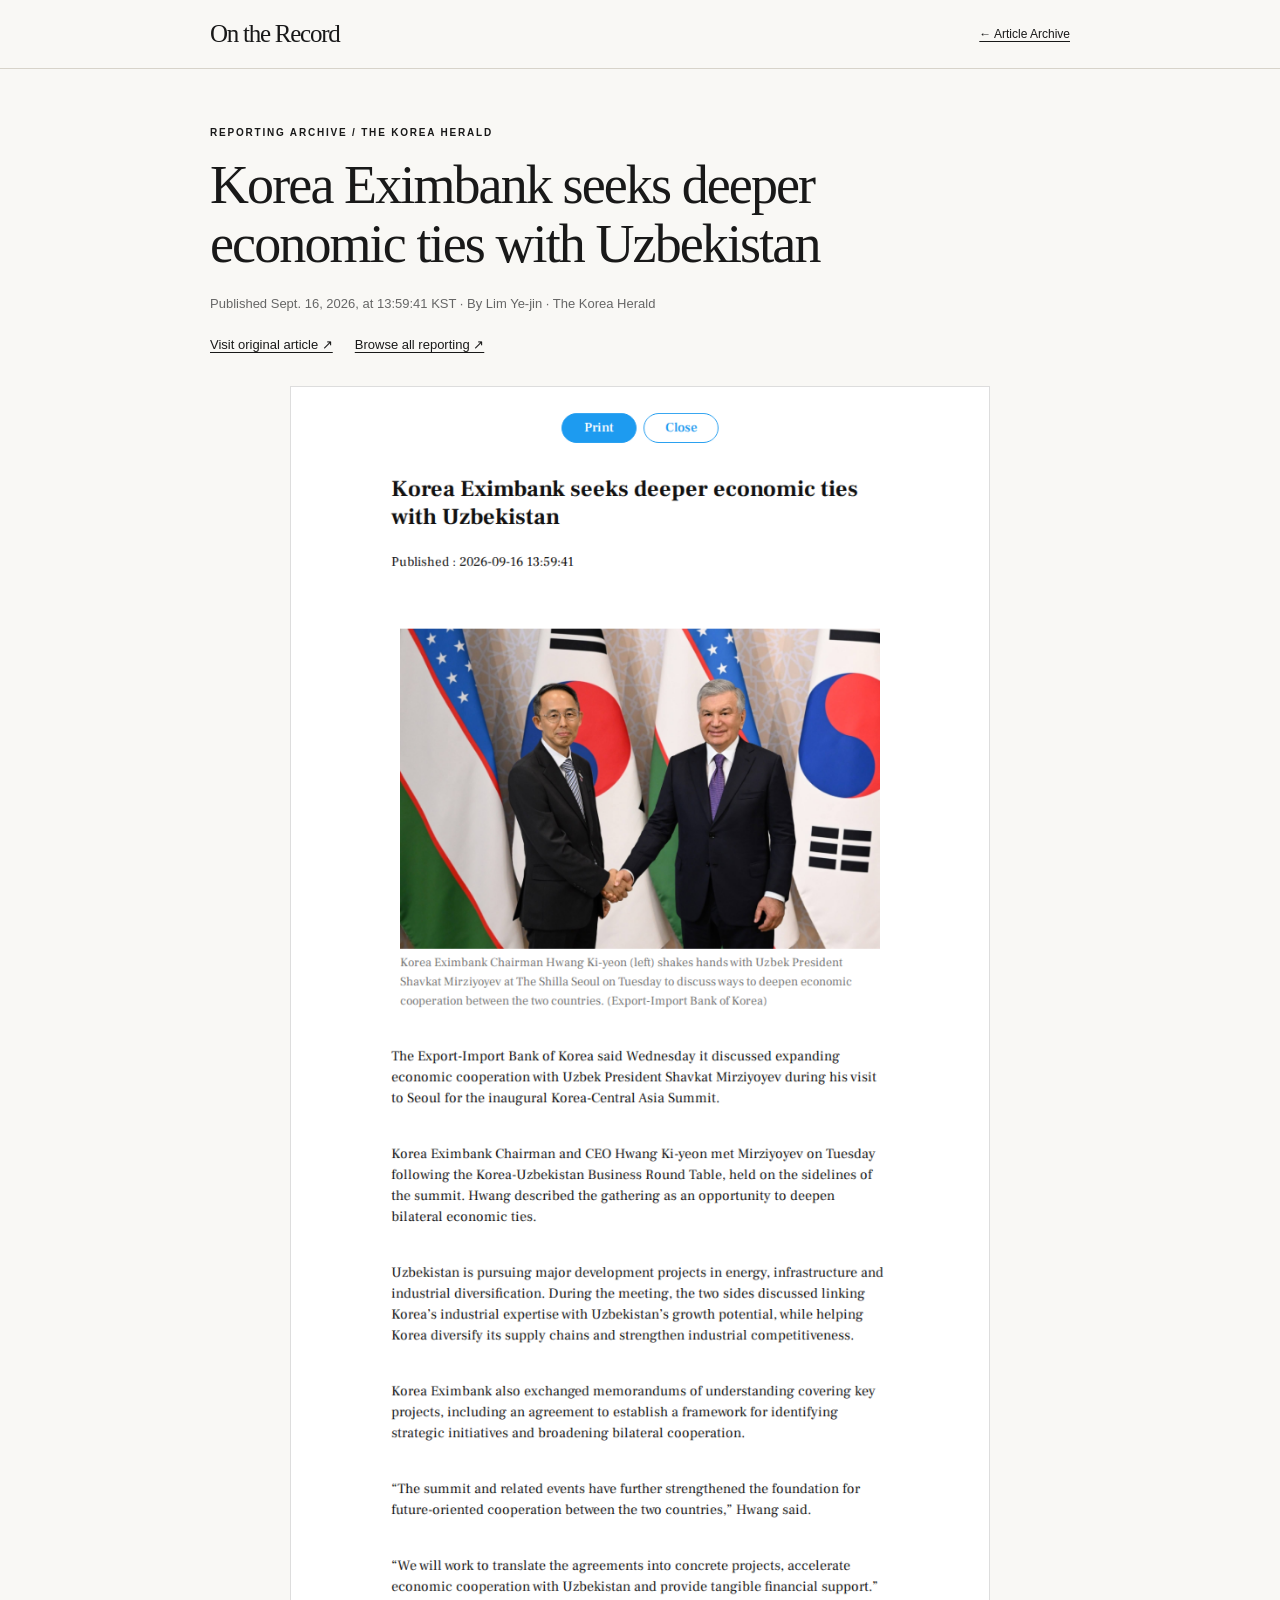
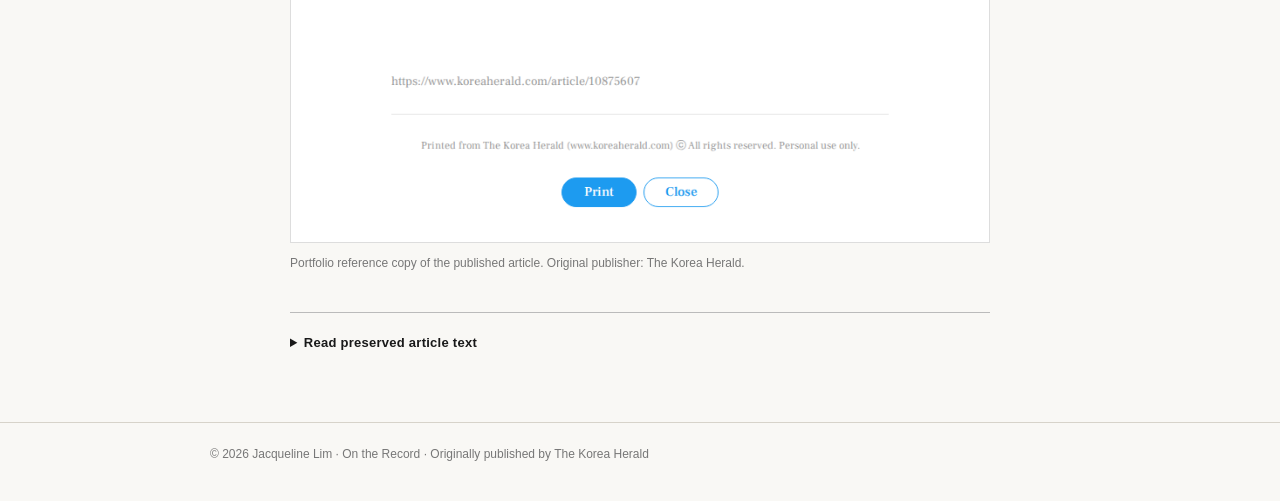
<file: archive/10875607/index.html>
<!doctype html>
<html lang="en">
<head>
  <meta charset="utf-8">
  <meta name="viewport" content="width=device-width, initial-scale=1">
  <meta name="description" content="Portfolio archive of Korea Eximbank seeks deeper economic ties with Uzbekistan, published in The Korea Herald on Sept. 16, 2026.">
  <title>Korea Eximbank seeks deeper economic ties with Uzbekistan — On the Record</title>
  <link rel="icon" type="image/svg+xml" href="../../favicon.svg">
  <style>
    :root { color-scheme: light; }
    * { box-sizing: border-box; }
    body { margin: 0; background: #f9f8f5; color: #191919; font-family: Georgia, "Times New Roman", serif; }
    a { color: inherit; text-underline-offset: 3px; }
    .wrap { width: min(100% - 36px, 860px); margin-inline: auto; }
    header { border-bottom: 1px solid #d7d3ca; background: #f9f8f5; }
    nav { display: flex; justify-content: space-between; align-items: center; gap: 16px; padding: 20px 0; font: 12px Arial, sans-serif; }
    .brand { font-family: Didot, "Bodoni MT", Georgia, serif; font-size: 25px; letter-spacing: -.05em; text-decoration: none; }
    .back { white-space: nowrap; }
    main { padding-top: 48px; padding-bottom: 72px; }
    .eyebrow { font: bold 10px Arial, sans-serif; letter-spacing: .18em; text-transform: uppercase; }
    h1 { max-width: 720px; margin: 18px 0; font-size: clamp(34px, 5.5vw, 54px); font-weight: 500; line-height: 1.1; letter-spacing: -.035em; }
    .meta { color: #666; font: 13px Arial, sans-serif; line-height: 1.7; }
    .actions { display: flex; flex-wrap: wrap; gap: 12px 22px; margin: 22px 0 34px; font: 13px Arial, sans-serif; }
    .capture { margin: 0 auto; max-width: 700px; }
    .capture img { display: block; width: 100%; height: auto; background: white; border: 1px solid #ddd; }
    .capture figcaption { margin-top: 11px; color: #777; font: 12px/1.5 Arial, sans-serif; }
    #capture-note { padding: 20px; color: #666; border: 1px solid #ddd; background: #fff; font: 13px Arial, sans-serif; }
    details { margin: 40px auto 0; max-width: 700px; border-top: 1px solid #bbb; padding-top: 22px; }
    summary { cursor: pointer; font: bold 13px Arial, sans-serif; letter-spacing: .02em; }
    .article-copy { margin-top: 26px; font: 17px/1.75 Georgia, serif; }
    .article-copy p { margin: 0 0 22px; }
    .article-copy figure { margin: 0 0 27px; }
    .article-copy figcaption { color: #555; font: 12px/1.6 Arial, sans-serif; }
    footer { border-top: 1px solid #d7d3ca; padding: 24px 0 40px; font: 12px Arial, sans-serif; color: #777; }
  </style>
</head>
<body>
<header><nav class="wrap"><a class="brand" href="../../">On the Record</a><a class="back" href="../../archive/">← Article Archive</a></nav></header>
<main class="wrap">
  <p class="eyebrow">Reporting archive / The Korea Herald</p>
  <h1>Korea Eximbank seeks deeper economic ties with Uzbekistan</h1>
  <p class="meta">Published Sept. 16, 2026, at 13:59:41 KST · By Lim Ye-jin · The Korea Herald</p>
  <div class="actions"><a href="https://www.koreaherald.com/article/10875607" target="_blank" rel="noopener noreferrer">Visit original article ↗</a><a href="../../archive/">Browse all reporting ↗</a></div>
  <figure class="capture">
    <img src="../../assets/article-captures/10875607.png" width="700" height="1260" loading="eager" alt="Archived full-page screenshot of The Korea Herald article Korea Eximbank seeks deeper economic ties with Uzbekistan" onerror="this.hidden=true;document.getElementById('capture-note').hidden=false;document.querySelector('details').open=true">
    <p id="capture-note" hidden>The image capture is unavailable. The article text is preserved below.</p>
    <figcaption>Portfolio reference copy of the published article. Original publisher: The Korea Herald.</figcaption>
  </figure>
  <details>
    <summary>Read preserved article text</summary>
    <div class="article-copy">
      <figure><figcaption>Korea Eximbank Chairman Hwang Ki-yeon (left) shakes hands with Uzbek President Shavkat Mirziyoyev at The Shilla Seoul on Tuesday to discuss ways to deepen economic cooperation between the two countries. (Export-Import Bank of Korea)</figcaption></figure>
      <p>The Export-Import Bank of Korea said Wednesday it discussed expanding economic cooperation with Uzbek President Shavkat Mirziyoyev during his visit to Seoul for the inaugural Korea-Central Asia Summit.</p>
      <p>Korea Eximbank Chairman and CEO Hwang Ki-yeon met Mirziyoyev on Tuesday following the Korea-Uzbekistan Business Round Table, held on the sidelines of the summit. Hwang described the gathering as an opportunity to deepen bilateral economic ties.</p>
      <p>Uzbekistan is pursuing major development projects in energy, infrastructure and industrial diversification. During the meeting, the two sides discussed linking Korea's industrial expertise with Uzbekistan's growth potential, while helping Korea diversify its supply chains and strengthen industrial competitiveness.</p>
      <p>Korea Eximbank also exchanged memorandums of understanding covering key projects, including an agreement to establish a framework for identifying strategic initiatives and broadening bilateral cooperation.</p>
      <p>“The summit and related events have further strengthened the foundation for future-oriented cooperation between the two countries,” Hwang said.</p>
      <p>“We will work to translate the agreements into concrete projects, accelerate economic cooperation with Uzbekistan and provide tangible financial support.”</p>
    </div>
  </details>
</main>
<footer><div class="wrap">© 2026 Jacqueline Lim · On the Record · Originally published by The Korea Herald</div></footer>
</body>
</html>
</file>
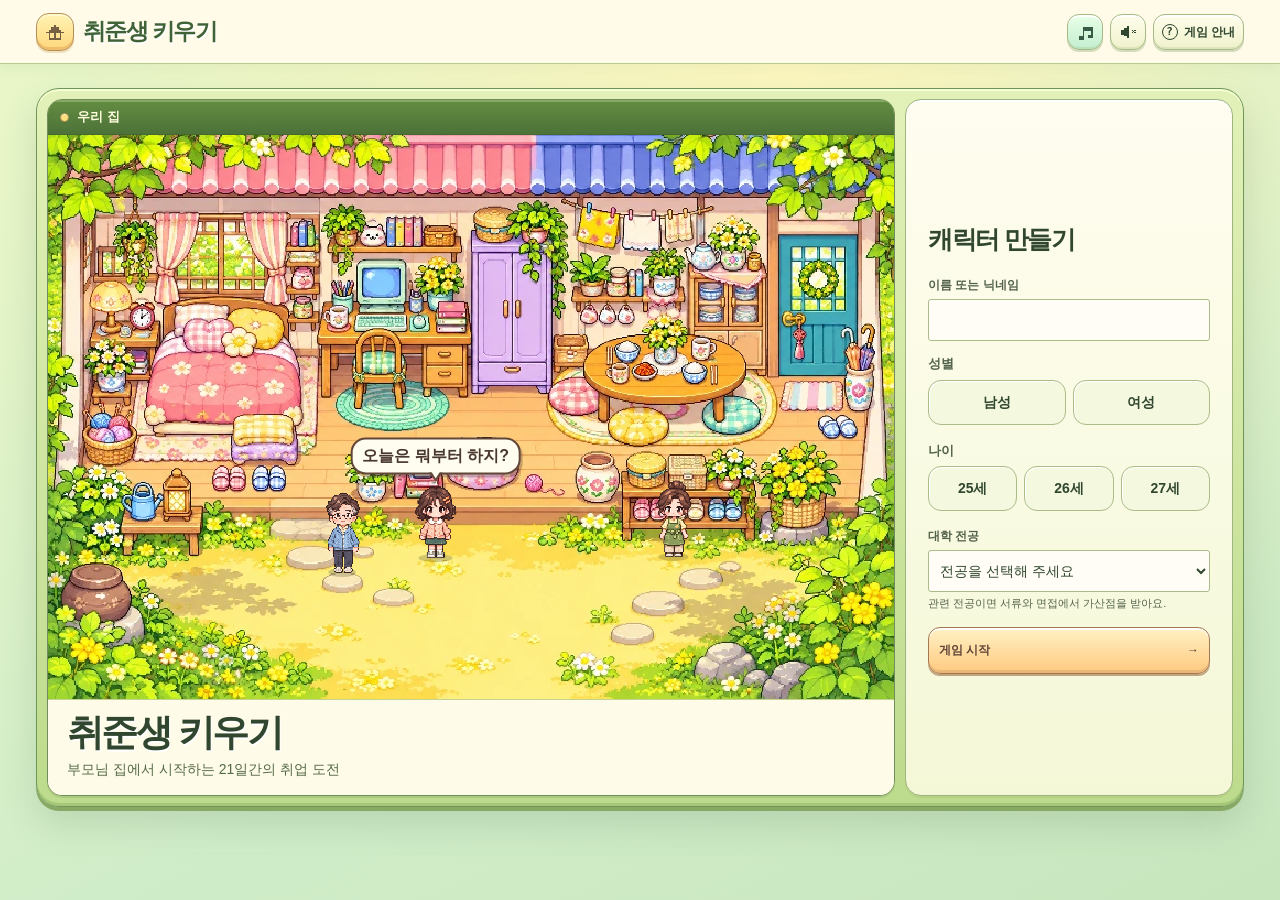
<file: games/job-seeker/index.html>
<!doctype html>
<html lang="ko">
<head>
  <meta charset="utf-8">
  <meta name="viewport" content="width=device-width, initial-scale=1">
  <meta name="theme-color" content="#e9f3cb">
  <meta name="description" content="21일 동안 생활비와 컨디션을 관리하며 첫 합격에 도전하는 취업 시뮬레이션.">
  <title>취준생 키우기</title>
  <link rel="preload" as="image" href="assets/sunlit-home.webp">
  <link rel="preload" as="image" href="assets/characters.webp">
  <link rel="stylesheet" href="style.css?v=7">
  <script defer src="catalog.js?v=4"></script>
  <script defer src="story.js?v=4"></script>
  <script defer src="game.js?v=5"></script>
  <script defer src="art.js?v=8"></script>
  <script defer src="app.js?v=8"></script>
</head>
<body>
  <header class="top-bar">
    <div class="frame top-inner">
      <a class="brand" href="#main">
        <span class="brand-icon"><canvas data-icon="house" width="16" height="16" aria-hidden="true"></canvas></span>
        <span>취준생 키우기</span>
      </a>
      <div class="top-controls">
        <span class="save-status" id="storage-status" hidden><i></i><span>자동 저장</span></span>
        <button class="top-button music-button" id="music-button" type="button" aria-label="배경음악" aria-pressed="true" title="배경음악 끄기">
          <canvas data-icon="music" width="16" height="16" aria-hidden="true"></canvas>
        </button>
        <button class="top-button sound-button" id="sound-button" type="button" aria-label="게임 효과음" aria-pressed="false" title="게임 효과음">
          <canvas data-icon="muted" width="16" height="16" aria-hidden="true"></canvas>
        </button>
        <button class="top-button help-button" id="help-button" type="button" aria-label="게임 안내">
          <span class="help-mark" aria-hidden="true">?</span><span>게임 안내</span>
        </button>
      </div>
    </div>
  </header>

  <main class="frame" id="main" tabindex="-1">
    <section class="setup" id="setup" aria-labelledby="setup-title">
      <div class="setup-story">
        <div class="scene-bar"><span class="scene-square" aria-hidden="true"></span> 우리 집</div>
        <div class="setup-room-view">
          <canvas id="setup-room" width="768" height="512" aria-hidden="true"></canvas>
          <p class="speech-bubble setup-bubble" aria-hidden="true">오늘은 뭐부터 하지?</p>
        </div>
        <div class="setup-copy">
          <h1 id="setup-title">취준생 키우기</h1>
          <p>부모님 집에서 시작하는 21일간의 취업 도전</p>
        </div>
      </div>
      <form class="setup-form" id="character-form">
        <h2>캐릭터 만들기</h2>
        <label for="nickname" class="field-label">이름 또는 닉네임</label>
        <input class="game-field create-name" id="nickname" type="text" name="nickname" maxlength="16" autocomplete="off" required>
        <fieldset>
          <legend>성별</legend>
          <div class="profile-options">
            <label><input type="radio" name="gender" value="male" required><span>남성</span></label>
            <label><input type="radio" name="gender" value="female"><span>여성</span></label>
          </div>
        </fieldset>
        <fieldset>
          <legend>나이</legend>
          <div class="profile-options">
            <label><input type="radio" name="age" value="25" required><span>25세</span></label>
            <label><input type="radio" name="age" value="26"><span>26세</span></label>
            <label><input type="radio" name="age" value="27"><span>27세</span></label>
          </div>
        </fieldset>
        <label for="major" class="field-label">대학 전공</label>
        <select class="game-field create-major" id="major" name="major" aria-describedby="major-help" required></select>
        <p class="field-help" id="major-help">관련 전공이면 서류와 면접에서 가산점을 받아요.</p>
        <button class="primary-button start-button" type="submit">게임 시작 <span aria-hidden="true">→</span></button>
      </form>
    </section>

    <div id="play" hidden>
      <section class="scene-window" aria-label="취준생 키우기 게임">
        <div class="play-grid">
          <div class="room-world">
            <div class="scene-bar">
              <span class="scene-square" aria-hidden="true"></span>
              <span id="scene-location">우리 집</span>
              <span class="room-guide" id="room-guide">바닥은 이동 · 가구와 사람은 클릭</span>
            </div>
            <div class="room-view" id="room-view">
              <canvas id="room" width="768" height="512" aria-hidden="true"></canvas>
              <p class="speech-bubble" id="room-speech" aria-hidden="true" hidden></p>
              <div class="room-reward" id="room-reward" aria-hidden="true" hidden></div>
              <div class="room-points" id="room-points" role="group" aria-label="가구와 가족"></div>
              <button class="secondary-button return-home" id="return-home" type="button" hidden>
                <canvas data-icon="house" width="16" height="16" aria-hidden="true"></canvas> 내 방으로
              </button>
            </div>
            <div class="scene-message">
              <span class="scene-message-icon tile-icon" data-tone="violet">
                <canvas data-icon="chat" width="16" height="16" aria-hidden="true"></canvas>
              </span>
              <div>
                <h1 id="scene-title">오늘부터 취준생</h1>
                <p id="scene-description">21일 안에 첫 합격에 도전하세요.</p>
              </div>
            </div>
          </div>

          <aside class="game-hud" aria-label="내 상태">
            <div class="hud-profile">
              <div class="portrait"><canvas id="portrait" width="60" height="60" aria-hidden="true"></canvas></div>
              <div class="profile-text">
                <p id="player-profile"></p>
                <p class="profile-parts" id="profile-parts"></p>
                <div class="major-line">
                  <span id="player-major" hidden></span>
                  <button class="text-button rename-button" id="set-major" type="button" hidden>전공 선택</button>
                </div>
                <button class="text-button rename-button" id="edit-nickname" type="button">이름 바꾸기</button>
              </div>
            </div>
            <div class="hud-calendar">
              <div class="day-line">
                <span class="day-badge">DAY <strong id="day-number">01</strong><span class="day-total">/ 21</span></span>
                <span id="weekday" class="weekday"></span>
              </div>
              <div class="day-track" id="day-track" role="progressbar" aria-label="진행 일수" aria-valuemin="1" aria-valuemax="21" aria-valuenow="1"></div>
            </div>
            <div class="stat-grid" id="stat-grid" aria-label="능력치"></div>
            <div class="relationship-list" id="relationships" role="group" aria-label="관계"></div>
            <div class="hud-cash" aria-label="생활비">
              <canvas data-icon="wallet" width="16" height="16" aria-hidden="true"></canvas>
              <span><strong id="hud-balance">62</strong>만원</span>
            </div>
            <div class="day-footer">
              <button class="next-button" id="next-day" type="button">하루 마치기 <span aria-hidden="true">→</span></button>
              <p id="day-hint">다음 날 아침에 체력 +8 · 생활비 −4만원</p>
            </div>
          </aside>

          <nav class="game-dock" id="game-dock" aria-label="게임 메뉴">
            <button class="dock-button" data-dock="actions" data-tone="cyan" type="button" aria-haspopup="dialog">
              <span class="dock-icon"><canvas data-icon="pen" width="16" height="16" aria-hidden="true"></canvas></span>취업 준비
            </button>
            <button class="dock-button" data-dock="jobs" data-tone="gold" type="button" aria-haspopup="dialog">
              <span class="dock-icon"><canvas data-icon="folder" width="16" height="16" aria-hidden="true"></canvas></span>채용 공고
            </button>
            <button class="dock-button" data-dock="work" data-tone="teal" type="button" aria-haspopup="dialog">
              <span class="dock-icon"><canvas data-icon="case" width="16" height="16" aria-hidden="true"></canvas></span>알바
            </button>
            <button class="dock-button" data-dock="life" data-tone="rose" type="button" aria-haspopup="dialog">
              <span class="dock-icon"><canvas data-icon="wallet" width="16" height="16" aria-hidden="true"></canvas></span>내 일상
            </button>
            <button class="dock-button" data-dock="journal" data-tone="blue" type="button" aria-haspopup="dialog">
              <span class="dock-icon"><canvas data-icon="paper" width="16" height="16" aria-hidden="true"></canvas></span>일지
            </button>
            <button class="dock-button" data-dock="decorate" data-tone="violet" type="button" aria-haspopup="dialog">
              <span class="dock-icon"><canvas data-icon="star" width="16" height="16" aria-hidden="true"></canvas></span>방 꾸미기
            </button>
          </nav>
        </div>
      </section>
    </div>
    <div id="notice" class="sr-only" role="status" aria-live="polite"></div>
    <noscript><p class="no-script">플레이하려면 브라우저 설정에서 자바스크립트를 켜주세요.</p></noscript>
  </main>

  <audio id="music-track" src="bgm.mp3" preload="none" loop hidden></audio>
  <dialog class="room-menu" id="room-menu" aria-labelledby="room-menu-title">
    <header class="room-menu-bar">
      <h2 id="room-menu-title"></h2>
      <button class="top-button dialog-close" id="room-menu-close" type="button" aria-label="메뉴 닫기" autofocus>×</button>
    </header>
    <div class="room-menu-content">
      <div data-panel="actions" hidden>
        <div class="action-filters" id="action-filters" role="group" aria-label="행동 종류"></div>
        <div class="action-grid" id="action-grid"></div>
      </div>
      <div data-panel="jobs" hidden>
        <div class="job-board">
          <div class="job-browse">
            <div class="job-filters">
              <label class="field-label" for="job-sector">직무 분야</label>
              <select class="game-field" id="job-sector"></select>
              <label class="field-label" for="job-search">직무 검색</label>
              <input class="game-field" id="job-search" type="search" placeholder="예: 반도체, 회계" autocomplete="off">
            </div>
            <div class="results-line">
              <span id="job-count" role="status"></span>
              <div class="job-filter-options">
                <label><input id="job-open-only" type="checkbox"> 접수 중만</label>
                <label id="major-filter-label" hidden><input id="job-major-only" type="checkbox"> 내 전공 우대만</label>
              </div>
            </div>
            <div class="job-list" id="job-list" role="group" aria-label="가상 채용 공고 목록"></div>
            <p class="empty-list" id="job-empty" hidden>이 조건에 맞는 공고가 없어요.</p>
            <button class="text-button active-job" id="active-job" type="button" hidden></button>
      </div>
      <div class="job-body">
        <div class="job-heading">
          <span class="tile-icon job-icon" id="job-icon"><canvas width="16" height="16" aria-hidden="true"></canvas></span>
          <div>
            <p id="job-company" class="job-company">지역 방송국</p>
            <h3 id="job-title">방송기자</h3>
          </div>
        </div>
        <p class="job-tags" id="job-tags"></p>
        <p id="job-description" class="job-description">현장을 취재하고 카메라 앞에서 직접 전한다.</p>
        <div class="job-preparation">
          <p><strong>준비할 것</strong> <span id="job-materials"></span></p>
          <p><strong id="job-skill-name">관련 실습</strong> <span id="job-skill-score"></span></p>
          <p><strong>직접 우대 전공</strong> <span id="job-favored-majors"></span></p>
          <p><strong>내 전공</strong> <span id="job-major-match"></span></p>
          <div class="recommended-actions" id="recommended-actions" role="group" aria-label="추천 준비 열기"></div>
        </div>
        <ol class="stages" aria-label="채용 단계">
          <li id="stage-review"><span></span>서류</li>
          <li id="stage-interview"><span></span>면접</li>
          <li id="stage-offer"><span></span>합격</li>
        </ol>
        <div class="job-info"><span id="job-info-label">서류 통과 확률</span><strong id="job-info-value">—</strong></div>
        <button class="primary-button job-button" id="job-button" type="button">지원하기 <span aria-hidden="true">→</span></button>
        <p class="job-hint" id="job-hint">스펙 35부터 지원할 수 있어요.</p>
      </div>
    </div>
      </div>
      <div class="life-panel" data-panel="life" hidden>
        <section aria-labelledby="wallet-title" class="wallet">
          <div class="wallet-icon tile-icon" data-tone="gold"><canvas data-icon="wallet" width="16" height="16" aria-hidden="true"></canvas></div>
          <div class="wallet-copy">
            <h2 id="wallet-title">생활비</h2>
            <p><strong id="balance">62</strong><span>만원</span></p>
          </div>
          <span class="wallet-note">하루 −4만원</span>
          <p class="wallet-assets" id="wallet-assets" hidden></p>
          <button class="secondary-button wallet-button" id="money-button" type="button">생활비 관리</button>
        </section>
        <section aria-labelledby="personal-title" class="personal-board">
          <h2 id="personal-title">내 일상</h2>
          <p id="sibling-status"></p>
          <p id="hobby-status" hidden></p>
          <p id="channel-status"></p>
          <button class="secondary-button" id="channel-button" type="button">내 유튜브</button>
        </section>
      </div>
      <div data-panel="journal" hidden>
        <div class="journal">
          <ol id="journal-list"></ol>
          <button class="text-button journal-more" id="journal-more" type="button" aria-expanded="false" hidden>전체 일지 보기</button>
        </div>
      </div>
    </div>
  </dialog>
  <dialog id="dialog" aria-labelledby="dialog-title">
    <div class="dialog-top">
      <span class="tile-icon dialog-icon"><canvas width="16" height="16" aria-hidden="true"></canvas></span>
      <button class="top-button dialog-close" id="dialog-close" type="button" aria-label="닫기">×</button>
    </div>
    <p class="dialog-meta" id="dialog-meta" hidden></p>
    <h2 id="dialog-title"></h2>
    <p class="dialog-body" id="dialog-body"></p>
    <div class="dialog-options" id="dialog-options"></div>
  </dialog>
</body>
</html>
</file>
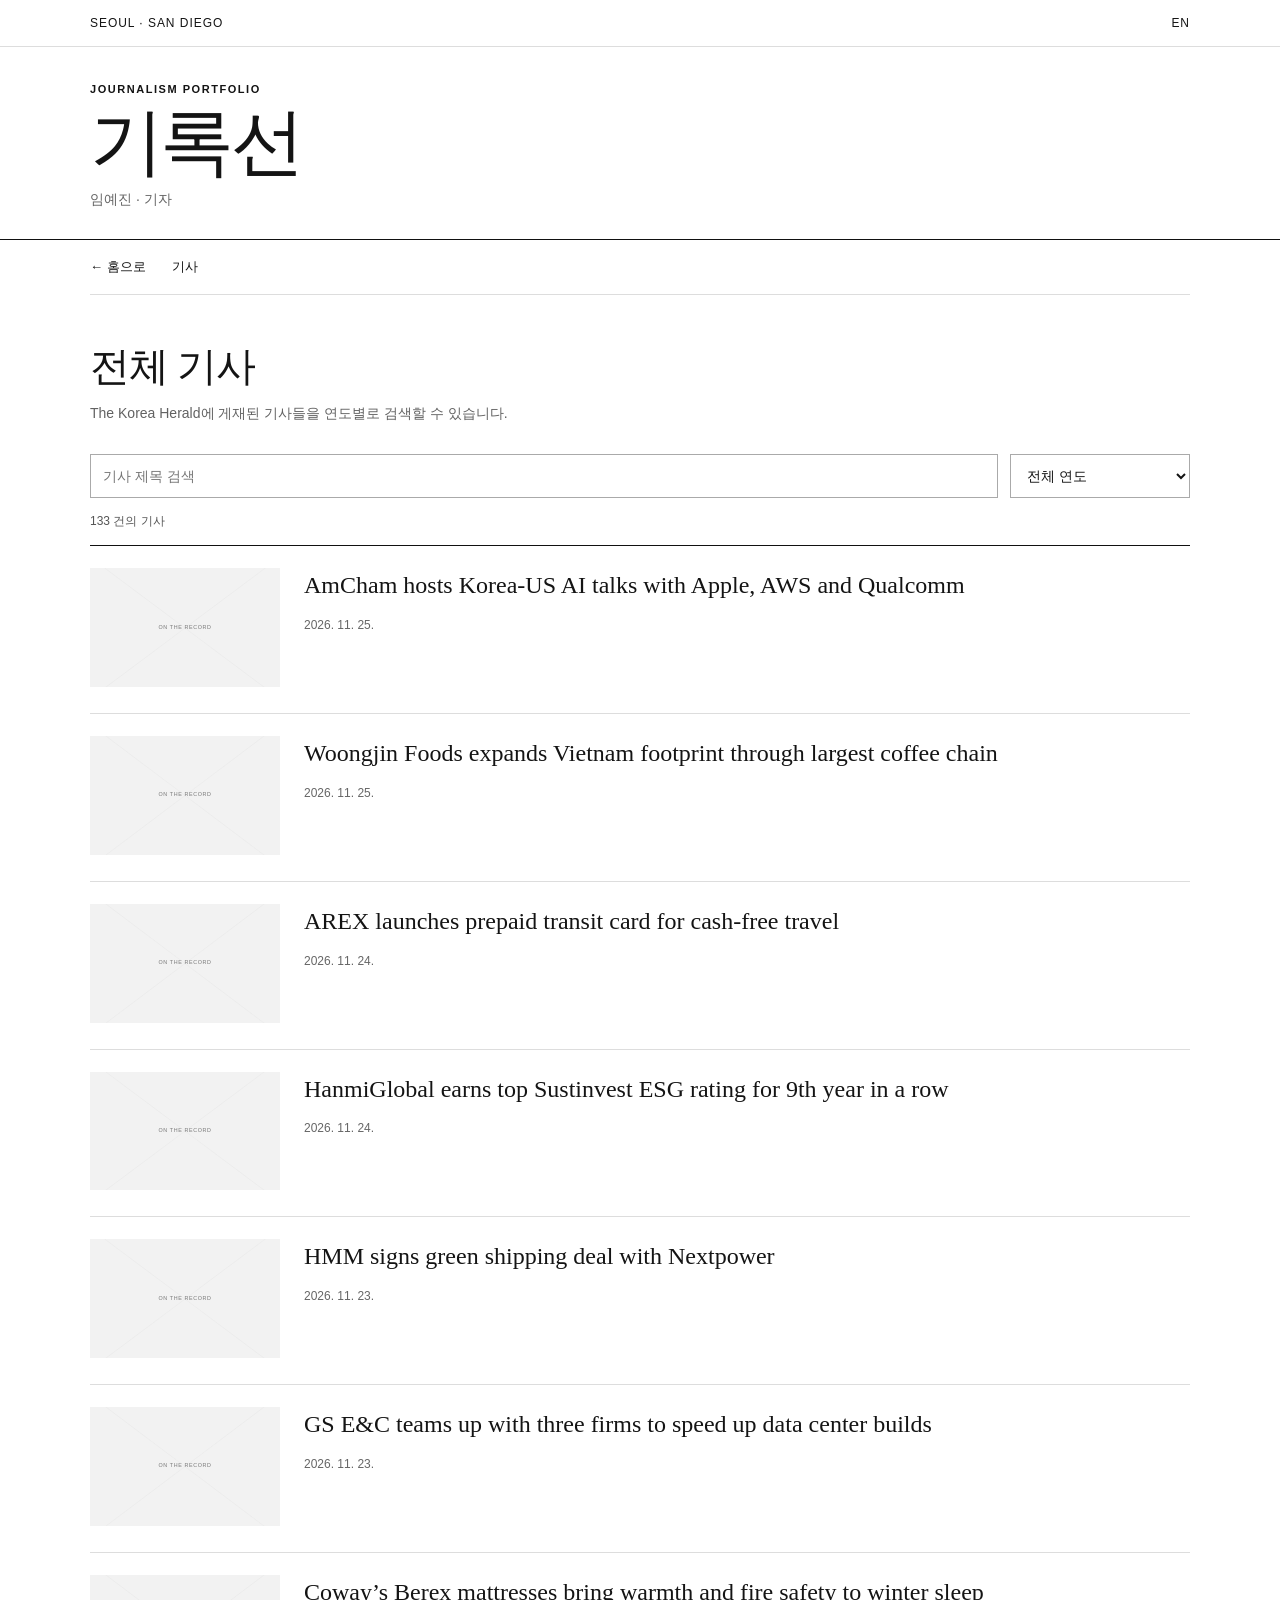
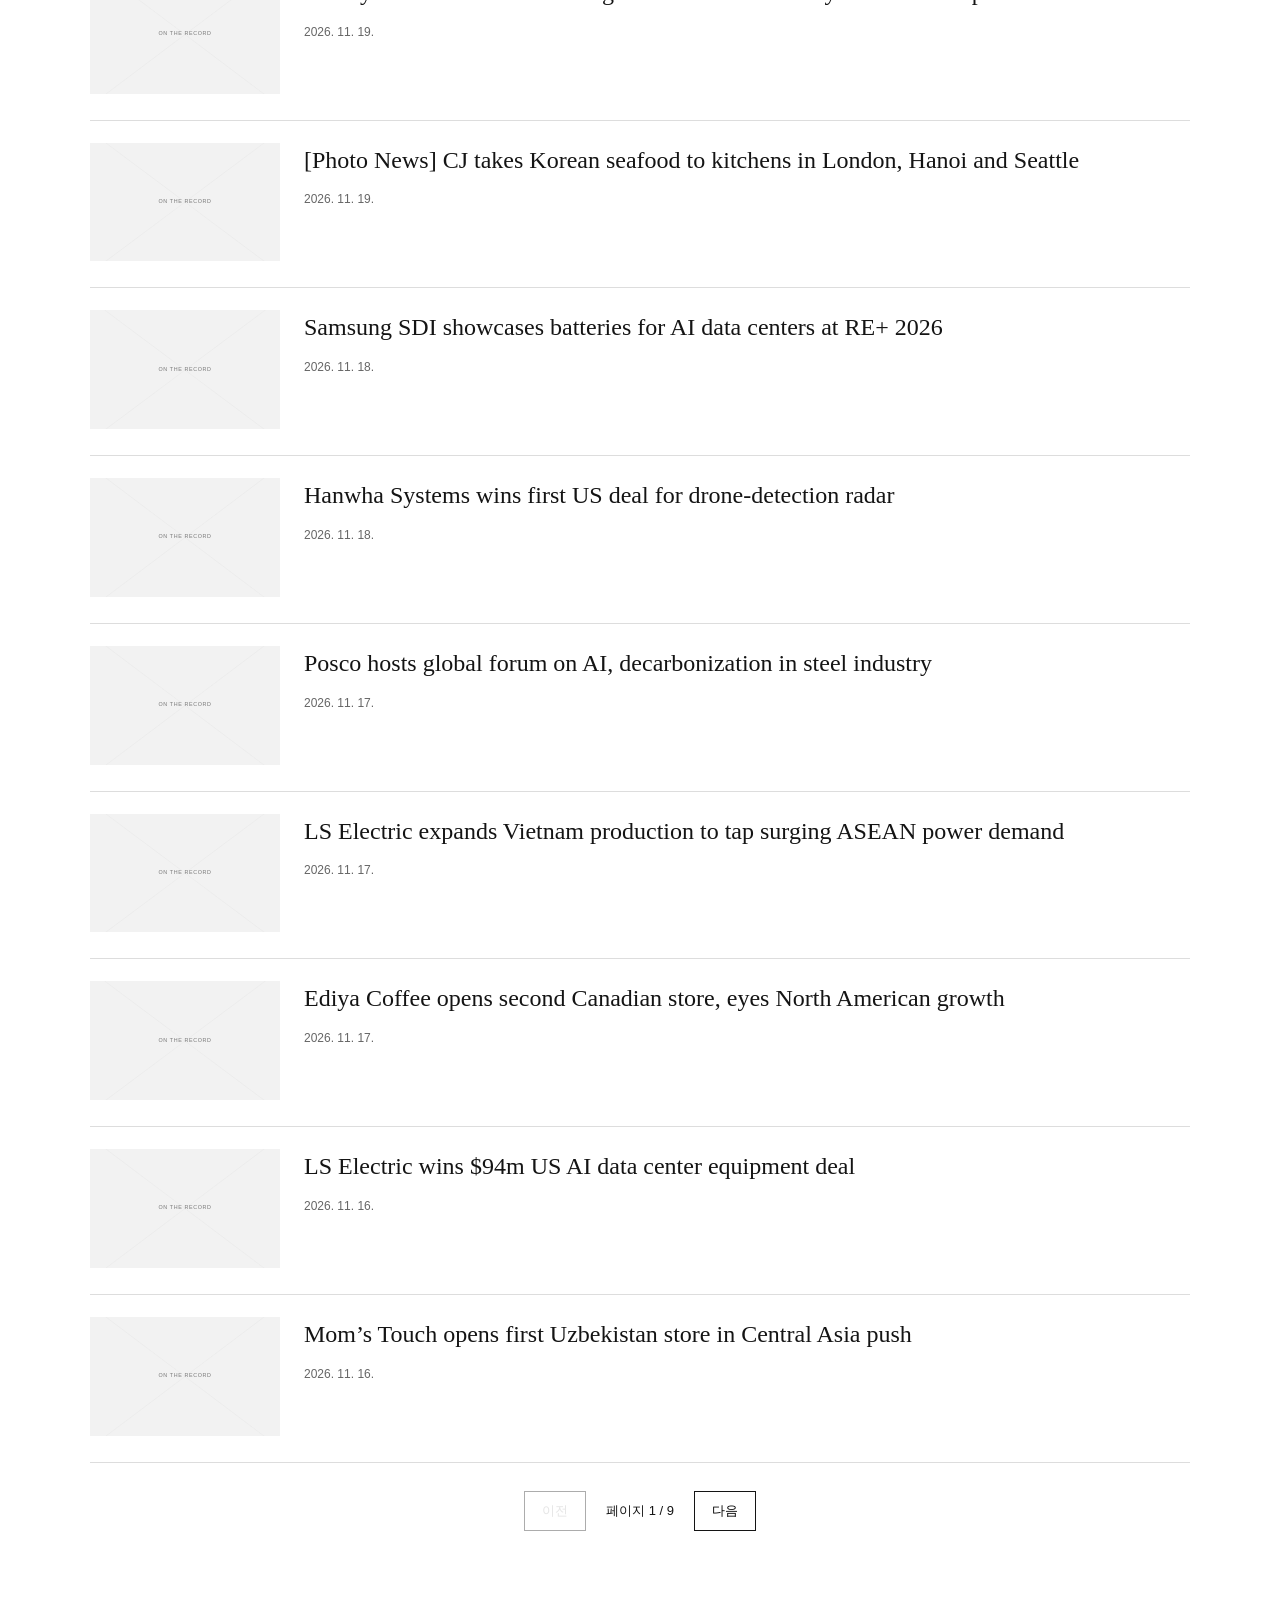
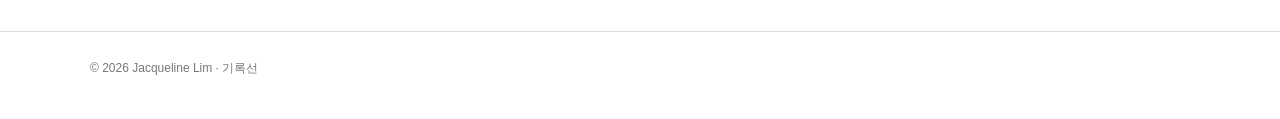
<file: ko/archive/index.html>
<!doctype html>
<html lang="ko"><head><meta charset="utf-8"><meta name="viewport" content="width=device-width, initial-scale=1"><meta name="description" content="The Korea Herald에 게재된 기사들을 연도별로 검색할 수 있습니다."><title>전체 기사 — 기록선</title><link rel="icon" type="image/svg+xml" href="../../favicon.svg"><link rel="stylesheet" href="../../archive/archive.css"><link rel="alternate" hreflang="en" href="https://ontherecord-lim.github.io/archive/"></head><body>
<header><div class="utility wrap"><span>Seoul · San Diego</span><a href="../../archive/" lang="en">EN</a></div><div class="masthead"><div class="wrap"><p class="eyebrow">Journalism portfolio</p><h1>기록선</h1><p class="subtitle">임예진 · 기자</p></div></div><nav class="nav wrap"><a href="../../">← 홈으로</a><a href="../../#reporting">기사</a></nav></header>
<main class="wrap section"><h2>전체 기사</h2><p class="lede">The Korea Herald에 게재된 기사들을 연도별로 검색할 수 있습니다.</p><div class="filters"><input id="search" type="search" aria-label="기사 검색" autocomplete="off"><select id="years" aria-label="연도 선택"><option value="">전체 연도</option></select></div><p id="count" class="count" aria-live="polite">불러오는 중…</p><div id="list" class="articles" aria-live="polite"></div><nav class="pagination" aria-label="페이지 이동"><button id="prev" type="button">이전</button><span id="page"></span><button id="next" type="button">다음</button></nav></main>
<footer><div class="wrap">© 2026 Jacqueline Lim · 기록선</div></footer><script src="../../archive/archive.js?v=20261029-browser-fix-1" defer></script></body></html>
</file>
<file: styles.css>
:root {
  --ink: #0d0d0d;
  --muted: #6f6f6f;
  --line: #d8d8d8;
  --soft: #f4f4f4;
  --paper: #fff;
  --max: 1240px;
}

* { box-sizing: border-box; }
html { scroll-behavior: smooth; }
body {
  margin: 0;
  background: var(--paper);
  color: var(--ink);
  font-family: Arial, Helvetica, sans-serif;
  -webkit-font-smoothing: antialiased;
  text-rendering: optimizeLegibility;
}
a { color: inherit; text-decoration: none; }
img { display: block; max-width: 100%; }
.wrap { width: min(calc(100% - 44px), var(--max)); margin-inline: auto; }

.utility {
  min-height: 40px;
  display: grid;
  grid-template-columns: 1fr auto 1fr;
  align-items: center;
  gap: 24px;
  border-bottom: 1px solid var(--ink);
  font-size: 10px;
  font-weight: 700;
  letter-spacing: .12em;
  text-transform: uppercase;
}
.utility-center { text-align: center; }
.language-switch { justify-self: end; display: flex; gap: 8px; align-items: center; }
.language-switch a:hover { text-decoration: underline; text-underline-offset: 3px; }

.masthead {
  padding: 34px 0 37px;
  text-align: center;
  border-bottom: 4px double var(--ink);
}
.eyebrow,
.section-kicker,
.masthead-sub,
.data-label,
.data-note,
.ticker-label,
.story-footer,
#articleUpdated,
.site-footer {
  font-family: Arial, Helvetica, sans-serif;
}
.eyebrow,
.section-kicker,
.data-label,
.ticker-label {
  text-transform: uppercase;
  letter-spacing: .17em;
  font-weight: 700;
}
.eyebrow { margin: 0 0 11px; font-size: 10px; }
.masthead h1 {
  margin: 0;
  font-family: Didot, "Bodoni 72", "Bodoni MT", Georgia, "Times New Roman", serif;
  font-size: clamp(64px, 9.7vw, 132px);
  font-weight: 500;
  line-height: .82;
  letter-spacing: -.06em;
}
.masthead-ko h1 {
  font-family: AppleMyungjo, "Noto Serif KR", Batang, Georgia, serif;
  letter-spacing: -.075em;
}
.masthead-sub {
  margin: 18px 0 0;
  font-size: 11px;
  font-weight: 700;
  letter-spacing: .11em;
  text-transform: uppercase;
}
html[lang="ko"] .masthead-sub,
html[lang="ko"] .eyebrow { letter-spacing: .05em; }

.section-nav {
  min-height: 48px;
  display: flex;
  align-items: center;
  justify-content: center;
  gap: clamp(24px, 5vw, 68px);
  border-bottom: 1px solid var(--ink);
  font-size: 10px;
  font-weight: 700;
  letter-spacing: .13em;
  text-transform: uppercase;
}
html[lang="ko"] .section-nav { letter-spacing: .04em; }
.section-nav a { padding: 18px 0 16px; }
.section-nav a:hover { text-decoration: underline; text-underline-offset: 5px; }

.data-bar { border-bottom: 1px solid var(--ink); }
.data-grid { display: grid; grid-template-columns: 1.4fr 1fr; }
.market-panel,
.weather-panel { min-height: 78px; display: grid; align-items: stretch; }
.market-panel { grid-template-columns: 94px minmax(0, 1fr) 110px; }
.weather-panel { grid-template-columns: 94px minmax(0, 1fr); border-left: 1px solid var(--ink); }
.data-label,
.data-note {
  display: flex;
  align-items: center;
  padding: 0 18px;
  font-size: 9px;
}
.data-label { border-right: 1px solid var(--line); }
.data-note { justify-content: flex-end; color: var(--muted); border-left: 1px solid var(--line); letter-spacing: .06em; text-transform: uppercase; }
.market-stage { min-width: 0; display: flex; align-items: center; overflow: hidden; }
.market-quotes { width: 100%; display: grid; grid-template-columns: repeat(2, minmax(0, 1fr)); }
.market-quote { min-width: 0; padding: 14px 18px; border-right: 1px solid var(--line); }
.market-quote:last-child { border-right: 0; }
.market-symbol { display: block; margin-bottom: 5px; color: var(--muted); font-size: 9px; font-weight: 700; letter-spacing: .08em; }
.market-price { font-family: Georgia, "Times New Roman", serif; font-size: 23px; line-height: 1; }
.data-loading { padding: 0 18px; color: var(--muted); font-size: 11px; }
.weather-cities { display: grid; grid-template-columns: repeat(2, minmax(0, 1fr)); }
.weather-city { padding: 13px 18px; display: grid; grid-template-columns: auto auto; grid-template-rows: auto auto; gap: 4px 12px; align-content: center; border-right: 1px solid var(--line); }
.weather-city:last-child { border-right: 0; }
.weather-city strong { font-size: 9px; letter-spacing: .08em; text-transform: uppercase; }
.weather-value { grid-row: 1 / span 2; grid-column: 2; align-self: center; justify-self: end; font-family: Georgia, "Times New Roman", serif; font-size: 23px; }
.weather-condition { color: var(--muted); font-size: 10px; }
html[lang="ko"] .weather-city strong { text-transform: none; letter-spacing: .02em; }

.ticker { border-bottom: 1px solid var(--ink); overflow: hidden; }
.ticker-inner { min-height: 50px; display: grid; grid-template-columns: 78px minmax(0, 1fr); align-items: center; }
.ticker-label { font-size: 9px; }
.ticker-window { overflow: hidden; white-space: nowrap; }
.ticker-track { display: inline-flex; align-items: center; gap: 24px; min-width: max-content; font-family: Georgia, "Times New Roman", serif; font-size: 15px; animation: ticker 38s linear infinite; }
html[lang="ko"] .ticker-track { font-family: AppleMyungjo, "Noto Serif KR", Batang, Georgia, serif; }
.ticker-track i { font-style: normal; font-size: 8px; }
@keyframes ticker { from { transform: translateX(0); } to { transform: translateX(-50%); } }

.intro { padding: 30px 0 34px; border-bottom: 1px solid var(--line); }
.intro p {
  max-width: 820px;
  margin: 0;
  font-family: Georgia, "Times New Roman", serif;
  font-size: clamp(19px, 2.15vw, 28px);
  line-height: 1.35;
  letter-spacing: -.028em;
}
html[lang="ko"] .intro p {
  max-width: 800px;
  font-family: AppleMyungjo, "Noto Serif KR", Batang, Georgia, serif;
  line-height: 1.45;
  word-break: keep-all;
}

.reporting,
.guardian,
.off-record { padding: 56px 0; border-bottom: 1px solid var(--ink); }
.about { padding: 42px 0; border-bottom: 1px solid var(--ink); }
.section-heading {
  display: flex;
  align-items: end;
  justify-content: space-between;
  gap: 28px;
  padding: 14px 0 17px;
  border-top: 4px solid var(--ink);
  border-bottom: 1px solid var(--ink);
  margin-bottom: 34px;
}
.compact-heading { margin-bottom: 0; }
.section-kicker { margin: 0 0 8px; color: var(--muted); font-size: 9px; }
.section-heading h2 {
  margin: 0;
  font-family: Georgia, "Times New Roman", serif;
  font-size: clamp(30px, 4vw, 50px);
  font-weight: 500;
  line-height: .95;
  letter-spacing: -.035em;
}
#articleUpdated { color: var(--muted); font-size: 10px; letter-spacing: .07em; text-transform: uppercase; }
html[lang="ko"] #articleUpdated { letter-spacing: .02em; }

.article-grid { display: grid; grid-template-columns: repeat(2, minmax(0, 1fr)); gap: 42px 28px; }
.article-card { min-width: 0; display: flex; flex-direction: column; }
.article-image {
  display: block;
  aspect-ratio: 16 / 10;
  overflow: hidden;
  background: var(--soft);
  border: 1px solid var(--line);
  margin-bottom: 17px;
}
.article-image img { width: 100%; height: 100%; object-fit: cover; transition: transform .25s ease; }
.article-image:hover img { transform: scale(1.015); }
.article-card h3 {
  margin: 0 0 17px;
  font-family: Arial, Helvetica, sans-serif;
  font-size: clamp(24px, 2.3vw, 34px);
  font-weight: 700;
  line-height: 1.06;
  letter-spacing: -.035em;
}
html[lang="ko"] .article-card h3 {
  font-family: -apple-system, BlinkMacSystemFont, "Apple SD Gothic Neo", "Noto Sans KR", "Malgun Gothic", Arial, sans-serif;
  font-size: clamp(23px, 2.2vw, 32px);
  line-height: 1.22;
  word-break: keep-all;
}
.article-card h3 a,
.feature-copy h3 a,
.contact-links a { background-image: linear-gradient(currentColor, currentColor); background-size: 0 1px; background-position: 0 100%; background-repeat: no-repeat; transition: background-size .2s ease; }
.article-card h3 a:hover,
.feature-copy h3 a:hover,
.contact-links a:hover { background-size: 100% 1px; }
.article-card .story-footer { margin-top: auto; }
.story-footer {
  display: flex;
  justify-content: space-between;
  align-items: center;
  gap: 18px;
  padding-top: 12px;
  border-top: 1px solid var(--line);
  color: var(--muted);
  font-size: 10px;
  font-weight: 700;
  letter-spacing: .06em;
  text-transform: uppercase;
}
.story-footer a { color: var(--ink); white-space: nowrap; }
.story-footer a:hover { text-decoration: underline; text-underline-offset: 4px; }
html[lang="ko"] .story-footer { letter-spacing: .01em; text-transform: none; }
.loading-state { grid-column: 1 / -1; margin: 0; color: var(--muted); font-size: 13px; }

.feature-row { display: grid; grid-template-columns: 90px minmax(0, 1fr); gap: 24px; padding: 30px 0 0; }
.feature-index { font-size: 10px; font-weight: 700; letter-spacing: .1em; }
.feature-copy h3 {
  max-width: 900px;
  margin: 0 0 20px;
  font-family: Arial, Helvetica, sans-serif;
  font-size: clamp(30px, 4.3vw, 58px);
  line-height: 1.03;
  letter-spacing: -.04em;
}
html[lang="ko"] .feature-copy h3 {
  font-family: -apple-system, BlinkMacSystemFont, "Apple SD Gothic Neo", "Noto Sans KR", "Malgun Gothic", Arial, sans-serif;
  line-height: 1.18;
  word-break: keep-all;
}

.off-record-feature {
  display: grid;
  grid-template-columns: 190px minmax(0, 1fr);
  gap: 28px;
  padding-top: 28px;
}
.off-record-image {
  display: block;
  width: 100%;
  aspect-ratio: 2 / 3;
  overflow: hidden;
  background: var(--soft);
  border: 1px solid var(--line);
}
.off-record-image img { width: 100%; height: 100%; object-fit: cover; }
.off-record-copy { min-width: 0; align-self: center; }
.off-record-copy .feature-index { margin: 0 0 10px; color: var(--muted); }
.off-record-copy h3 {
  max-width: 720px;
  margin: 0 0 10px;
  font-family: Arial, Helvetica, sans-serif;
  font-size: clamp(28px, 3.4vw, 46px);
  line-height: 1.08;
  letter-spacing: -.035em;
}
html[lang="ko"] .off-record-copy h3 {
  font-family: -apple-system, BlinkMacSystemFont, "Apple SD Gothic Neo", "Noto Sans KR", "Malgun Gothic", Arial, sans-serif;
  line-height: 1.2;
  word-break: keep-all;
}
.off-record-deck { margin: 0 0 18px; color: #555; font-family: Georgia, "Times New Roman", serif; font-size: 15px; line-height: 1.55; }
html[lang="ko"] .off-record-deck { font-family: -apple-system, BlinkMacSystemFont, "Apple SD Gothic Neo", "Noto Sans KR", "Malgun Gothic", Arial, sans-serif; }

.about { display: grid; grid-template-columns: 190px minmax(0, 1fr); gap: 42px; }
.about-title h2 {
  margin: 0;
  font-family: Didot, "Bodoni 72", Georgia, serif;
  font-size: clamp(38px, 4.2vw, 54px);
  font-weight: 500;
  line-height: .9;
  letter-spacing: -.05em;
}
html[lang="ko"] .about-title h2 { font-family: AppleMyungjo, "Noto Serif KR", Batang, Georgia, serif; }
.about-lede {
  max-width: 760px;
  margin: 0 0 18px;
  font-family: Georgia, "Times New Roman", serif;
  font-size: 19px;
  line-height: 1.45;
}
.about-copy > p:not(.about-lede) { max-width: 760px; margin: 0; color: #444; font-family: Georgia, "Times New Roman", serif; font-size: 15.5px; line-height: 1.65; }
html[lang="ko"] .about-copy > p { font-family: -apple-system, BlinkMacSystemFont, "Apple SD Gothic Neo", "Noto Sans KR", "Malgun Gothic", Arial, sans-serif; word-break: keep-all; }
html[lang="ko"] .about-lede { font-size: 18px; line-height: 1.6; }
.contact-links { display: flex; flex-wrap: wrap; gap: 11px 22px; margin-top: 22px; font-size: 11px; font-weight: 700; letter-spacing: .06em; text-transform: uppercase; }

.site-footer { min-height: 108px; display: flex; align-items: center; justify-content: space-between; color: var(--muted); font-size: 10px; font-weight: 700; letter-spacing: .07em; text-transform: uppercase; }
html[lang="ko"] .site-footer { letter-spacing: .02em; text-transform: none; }

@media (max-width: 980px) {
  .data-grid { grid-template-columns: 1fr; }
  .weather-panel { border-left: 0; border-top: 1px solid var(--ink); }
  .about { grid-template-columns: 170px minmax(0, 1fr); gap: 34px; }
}

@media (max-width: 680px) {
  .wrap { width: min(calc(100% - 24px), var(--max)); }
  .utility { min-height: 34px; grid-template-columns: 1fr auto; font-size: 9px; }
  .utility-center { display: none; }
  .masthead { padding: 28px 0 30px; }
  .masthead h1 { font-size: clamp(56px, 18vw, 88px); }
  .section-nav { justify-content: flex-start; gap: 26px; overflow-x: auto; white-space: nowrap; -webkit-overflow-scrolling: touch; }
  .market-panel { grid-template-columns: 76px minmax(0, 1fr); }
  .market-panel .data-note { display: none; }
  .weather-panel { grid-template-columns: 76px minmax(0, 1fr); }
  .data-label { padding: 0 11px; }
  .market-quote { padding: 13px 11px; }
  .market-price, .weather-value { font-size: 19px; }
  .weather-city { padding: 12px 10px; gap: 4px 8px; }
  .ticker-inner { grid-template-columns: 58px minmax(0, 1fr); }
  .ticker-track { font-size: 14px; gap: 19px; }
  .intro { padding: 26px 0 30px; }
  .reporting, .guardian, .off-record { padding: 44px 0; }
  .about { padding: 36px 0; }
  .section-heading { align-items: start; flex-direction: column; gap: 10px; margin-bottom: 26px; }
  .compact-heading { margin-bottom: 0; }
  .article-grid { grid-template-columns: 1fr; gap: 34px; }
  .article-card h3 { font-size: 30px; }
  html[lang="ko"] .article-card h3 { font-size: 28px; }
  .story-footer { align-items: flex-start; flex-direction: column; gap: 8px; }
  .feature-row { grid-template-columns: 1fr; gap: 12px; }
  .off-record-feature { grid-template-columns: 120px minmax(0, 1fr); gap: 18px; }
  .off-record-copy h3 { font-size: 28px; }
  .off-record-deck { font-size: 14px; }
  .about { grid-template-columns: 1fr; gap: 20px; }
  .about-title h2 { font-size: 42px; }
  .site-footer { min-height: 90px; align-items: flex-start; justify-content: center; flex-direction: column; gap: 8px; }
}

@media (prefers-reduced-motion: reduce) {
  * { scroll-behavior: auto !important; animation-duration: .01ms !important; animation-iteration-count: 1 !important; transition-duration: .01ms !important; }
  .ticker-track { animation: none; }
}

/* OFF THE RECORD — FIX */

.off-record-feature {
  display: grid;
  grid-template-columns: 190px minmax(0, 1fr);
  gap: 38px;
  align-items: center;
  padding-top: 28px;
}

.off-record-image {
  display: block;
  width: 190px;
  aspect-ratio: 2 / 3;
  overflow: hidden;
  border: 1px solid var(--line);
  background: #f3f3f3;
}

.off-record-image img {
  display: block;
  width: 100%;
  height: 100%;
  object-fit: cover;
}

.off-record-copy {
  display: block;
  width: auto;
  height: auto;
  min-height: 0;
  padding: 0;
  margin: 0;
  border: 0;
  background: transparent;
}

.off-record-copy .feature-index {
  margin: 0 0 14px;
  color: var(--muted);
  font-size: 10px;
  font-weight: 700;
  letter-spacing: .1em;
}

.off-record-copy h3 {
  margin: 0 0 14px;
  max-width: 760px;
  font-family: Arial, Helvetica, sans-serif;
  font-size: clamp(30px, 3.2vw, 46px);
  font-weight: 700;
  line-height: 1.1;
  letter-spacing: -.035em;
}

.off-record-deck {
  margin: 0 0 22px;
  color: #555;
  font-family: Georgia, "Times New Roman", serif;
  font-size: 16px;
  line-height: 1.5;
}

.off-record-copy .story-footer {
  width: 100%;
}

@media (max-width: 680px) {
  .off-record-feature {
    grid-template-columns: 110px minmax(0, 1fr);
    gap: 18px;
    align-items: start;
  }

  .off-record-image {
    width: 110px;
  }

  .off-record-copy h3 {
    font-size: 25px;
  }

  .off-record-deck {
    font-size: 14px;
  }
}

/* Portfolio shortlist and latest reporting */
.portfolio-subheading { display:flex; align-items:baseline; justify-content:space-between; flex-wrap:wrap; gap:8px 22px; margin:32px 0 18px; border-top:1px solid #ddd; padding-top:20px; }
.portfolio-subheading h3 { margin:0; font-family:Georgia,serif; font-size:clamp(22px,2.8vw,30px); font-weight:500; letter-spacing:-.025em; }
.portfolio-subheading p, .portfolio-subheading a { margin:0; font-size:12px; color:#686868; line-height:1.5; }
.portfolio-subheading a:hover { color:#111; }
#featuredGrid { margin-bottom:54px; }

/* Descriptions accompany independently reviewed featured entries only. */
#featuredGrid .portfolio-note { margin: 7px 0 15px; font-size: 12px; color: #626262; line-height: 1.55; }
</file>
<file: archive/archive.css>
*{box-sizing:border-box}body{margin:0;background:#fff;color:#141414;font-family:Georgia,'Times New Roman',serif}a{color:inherit}button,input,select{font:inherit}.wrap{width:min(1100px,calc(100% - 40px));margin:auto}.utility{display:flex;justify-content:space-between;align-items:center;padding:16px 0;font:12px Arial,sans-serif;letter-spacing:.08em;text-transform:uppercase}.utility a{text-decoration:none}.masthead{border-top:1px solid #ddd;border-bottom:1px solid #111;padding:36px 0 30px}.eyebrow{font:700 11px Arial,sans-serif;letter-spacing:.14em;text-transform:uppercase;margin:0 0 10px}.masthead h1{font-size:clamp(44px,7vw,74px);line-height:1;letter-spacing:-.05em;font-weight:500;margin:0}.subtitle{font:14px Arial,sans-serif;color:#666;margin:12px 0 0}.nav{display:flex;gap:26px;padding:18px 0;border-bottom:1px solid #ddd;font:13px Arial,sans-serif}.nav a{text-decoration:none}.nav a:hover,.title a:hover{text-decoration:underline}.section{padding:44px 0 72px}.section h2{font-size:clamp(28px,4vw,40px);font-weight:500;letter-spacing:-.025em;margin:0 0 8px}.lede{font:14px/1.6 Arial,sans-serif;color:#626262;margin:0 0 30px}.filters{display:grid;grid-template-columns:minmax(0,1fr) 180px;gap:12px}.filters input,.filters select{width:100%;min-height:44px;border:1px solid #aaa;border-radius:0;background:#fff;color:#141414;padding:10px 12px;font:14px Arial,sans-serif}.filters :focus-visible,.pagination button:focus-visible{outline:2px solid #141414;outline-offset:2px}.count{margin:15px 0;font:12px Arial,sans-serif;color:#555}.articles{border-top:1px solid #111}.item{display:grid;grid-template-columns:190px minmax(0,1fr);gap:24px;padding:22px 0;border-bottom:1px solid #ddd}.image{width:100%;aspect-ratio:16/10;object-fit:cover;background:#eee}.title{font-weight:500;font-size:clamp(18px,2.5vw,24px);line-height:1.28;margin:2px 0 14px}.title a{text-decoration:none}.date{font:12px Arial,sans-serif;color:#666}.pagination{display:flex;justify-content:center;align-items:center;gap:20px;margin:28px 0;font:13px Arial,sans-serif}.pagination button{border:1px solid #141414;padding:10px 17px;background:white;cursor:pointer}.pagination button:disabled{opacity:.35;cursor:default}footer{border-top:1px solid #ddd;padding:28px 0 42px;color:#777;font:12px Arial,sans-serif}@media(max-width:600px){.filters{grid-template-columns:1fr}.item{grid-template-columns:110px minmax(0,1fr);gap:14px}.utility{gap:14px}.section{padding-top:30px}}

.saved-copy { display: inline-block; margin-left: 16px; color: #333; font: 700 12px Arial, sans-serif; text-decoration: underline; text-underline-offset: 3px; }
@media (max-width: 600px) { .saved-copy { margin-left: 0; margin-top: 8px; display: block; } }
</file>
<file: games/job-seeker/style.css>
:root {
  color-scheme: light;
  --ink: #30462e;
  --muted: #53624b;
  --line: #749069;
  --border: #abbc88;
  --mono: "IBM Plex Mono", "SFMono-Regular", Consolas, monospace;
  --sans: "Atkinson Hyperlegible Next", "Apple SD Gothic Neo", "Malgun Gothic", "Noto Sans CJK KR", sans-serif;
}

* { box-sizing: border-box; }
[hidden] { display: none !important; }
html { scroll-behavior: smooth; }
body {
  margin: 0;
  min-width: 280px;
  min-height: 100vh;
  background:
    radial-gradient(ellipse at 62% 0%, #fff7bf 1%, transparent 64%),
    linear-gradient(154deg, #e8f6c8 12%, #d0edc9 62%, #c8e6be) fixed;
  color: var(--ink);
  font: 14px/1.5 var(--sans);
  word-break: keep-all;
}

h1, h2, h3, p { margin: 0; }
button, a { -webkit-tap-highlight-color: transparent; }
button { font: inherit; color: inherit; }
button:not(:disabled) { cursor: pointer; }
a { color: inherit; text-decoration: none; }
button:focus-visible, a:focus-visible, input:focus-visible + span {
  outline: 3px solid #397957;
  outline-offset: 3px;
}
canvas { image-rendering: pixelated; }
canvas[data-icon], .tile-icon canvas, .brand-icon canvas { display: block; width: 20px; height: 20px; }
.frame { width: min(1208px, calc(100% - 52px)); margin-inline: auto; }
.sr-only { position: absolute; width: 1px; height: 1px; overflow: hidden; clip-path: inset(50%); white-space: nowrap; }

.top-bar {
  background: #fffbe8;
  border-bottom: 1px solid #b8cc8d;
  box-shadow: 0 3px 13px #65855219;
}
.top-inner { min-height: 63px; display: flex; align-items: center; justify-content: space-between; gap: 10px; }
.brand, .top-controls, .save-status { display: flex; align-items: center; }
.brand { gap: 9px; font-size: 23px; color: #3f6237; font-weight: 950; letter-spacing: -.07em; white-space: nowrap; text-shadow: 1px 2px #fff; }
.brand-icon {
  display: grid; place-items: center; flex: none; width: 38px; height: 38px;
  border: 1px solid #b88e58; border-radius: 13px; background: linear-gradient(#fff3b2, #ffd77c);
  color: #766044; box-shadow: inset 0 2px #fff9ce, inset 0 -3px #eebe6c, 0 2px #d2af655c;
}
.top-controls { gap: 7px; }
.save-status { gap: 6px; color: #5e4a79; font-size: 12px; margin-right: 4px; white-space: nowrap; }
.save-status i { width: 8px; height: 8px; border-radius: 50%; border: 1px solid #497c66; background: #88dab1; box-shadow: 0 1px #fff; }
.save-status[data-local="false"] i { background: #ecb54f; }
.top-button {
  min-width: 36px; min-height: 36px; padding: 0 8px;
  display: inline-flex; align-items: center; justify-content: center; gap: 6px;
  border: 1px solid #a6b883; border-radius: 12px;
  background: linear-gradient(#fffdeb, #eff2cc);
  box-shadow: inset 0 2px #fff, inset 0 -2px #768e4924, 0 2px #a4ba8d79;
  font-size: 12px; font-weight: 800; white-space: nowrap;
}
.top-button:hover { background: #fff0c4; }
.music-button, .sound-button { padding: 0; }
.music-button[aria-pressed="true"], .sound-button[aria-pressed="true"] {
  background: linear-gradient(#e8ffe7, #c4eecf); color: #395c46;
}
.help-mark {
  display: grid; place-content: center; width: 16px; height: 16px;
  border: 1px solid currentColor; border-radius: 50%; font: 700 11px/1 var(--mono);
}

main.frame { padding-block: 24px 44px; }
main:focus { outline: none; }
.setup, .scene-window {
  background: linear-gradient(#e2f1b8, #bddb8c);
  border: 1px solid #6f965a;
  border-radius: 23px;
  padding: 10px;
  box-shadow: inset 0 2px #f5ffd1, inset 0 -3px #a6c777, 0 4px #88a964, 0 16px 36px #48694c30;
}
.setup { display: grid; grid-template-columns: minmax(0, 1fr) 328px; gap: 10px; }
.setup-story {
  display: grid; grid-template-rows: auto 1fr auto; align-items: center; overflow: hidden;
  border: 1px solid #718d60; border-radius: 15px; background: #fff0ad;
  box-shadow: 0 2px #769b5c44;
}
.setup-room-view { position: relative; }
.setup-story canvas { display: block; width: 100%; height: auto; background: #fff0ad; }
.setup-copy {
  padding: 12px 19px 15px; background: #fffbe9;
  border-top: 1px solid #c4d48f;
}
.setup h1 {
  font-size: clamp(23px, 3.3vw, 37px); letter-spacing: -.07em;
  line-height: 1.16; font-weight: 950; text-shadow: 1px 2px #fff;
}
.setup-copy p { margin-top: 4px; color: #546a45; }
.setup-form {
  display: flex; flex-direction: column; justify-content: center;
  padding: 22px; background: linear-gradient(#fffdf0, #f4f8d7);
  border: 1px solid #9fb581; border-radius: 16px; box-shadow: inset 0 2px #fff, 0 2px #a8bd7755;
}

.setup-form h2 { font-size: 25px; letter-spacing: -.06em; margin-bottom: 18px; }
.setup-form fieldset { border: 0; min-width: 0; padding: 0; margin: 0 0 16px; }
.setup-form legend { padding: 0 0 6px; color: var(--muted); font-size: 13px; font-weight: 750; }
.profile-options { display: flex; gap: 7px; }
.profile-options label { position: relative; flex: 1; cursor: pointer; }
.profile-options input { position: absolute; inset: 50% auto auto 50%; opacity: 0; }
.profile-options span {
  min-height: 45px; padding: 8px; display: grid; place-items: center;
  border: 1px solid var(--border); border-radius: 13px; background: #f4f8df;
  box-shadow: inset 1px 1px #fff; font-weight: 750;
}
.profile-options label:hover span { border-color: var(--line); background: #edf3d0; }
.profile-options input:checked + span { background: #ffedab; border: 2px solid #b59452; padding: 7px; }
.setup .start-button { justify-content: space-between; margin-top: 5px; min-height: 47px; }

.play-grid {
  display: grid;
  grid-template-columns: minmax(0, 1fr) 233px;
  grid-template-areas: "room hud" "dock dock";
  align-items: stretch;
  gap: 9px;
}
.room-world {
  grid-area: room; min-width: 0; display: grid; grid-template-rows: auto 1fr auto;
  overflow: hidden; border: 1px solid #719257; border-radius: 15px;
  background: #fff0ad; box-shadow: 0 2px #769b5c44;
}
.scene-bar {
  display: flex; min-height: 35px; align-items: center; gap: 8px; padding: 5px 12px;
  background: linear-gradient(#648d42, #4c7238); border-bottom: 1px solid #476730;
  box-shadow: inset 0 2px #86aa64; color: #fffde0; font-size: 13px; font-weight: 850;
}
.scene-square {
  width: 9px; height: 9px; flex: none; border: 1px solid #aa9252; border-radius: 50%;
  background: #ffdf7b; box-shadow: inset 0 1px #fff7d3, 0 1px #547339;
}
.room-guide { margin-left: auto; color: #f9efd5; text-align: right; font-weight: 650; font-size: 11px; }
.room-view { position: relative; width: 100%; align-self: center; aspect-ratio: 3 / 2; overflow: hidden; isolation: isolate; }
.room-view > canvas { display: block; width: 100%; height: 100%; cursor: pointer; }
.room-view[data-outside="true"] > canvas { cursor: default; }
.room-points { position: absolute; inset: 0; pointer-events: none; }
.room-hotspot {
  position: absolute; left: var(--left); top: var(--top); width: var(--width); height: var(--height);
  transform: translate(-50%, -50%); border: 1px solid transparent; border-radius: 18%;
  padding: 0; background: transparent; pointer-events: auto;
}
.room-hotspot:active span { transform: translate(-50%, 2px); }
.room-hotspot span {
  position: absolute; left: 50%; top: 77%; transform: translateX(-50%);
  border: 1px solid #56663d; border-radius: 999px; padding: 2px 9px 3px;
  color: #34462c; background: linear-gradient(#fffce9, var(--spot) 92%);
  box-shadow: 0 2px 3px #34452b65;
  font-size: 11px; line-height: 1.35; font-weight: 900; white-space: nowrap;
  opacity: 0; transition: opacity .13s ease, transform .13s ease;
}
.room-hotspot:hover span, .room-hotspot:focus-visible span {
  opacity: 1;
}
@media (hover: none) {
  .room-hotspot span { opacity: 1; }
}
.return-home { position: absolute; z-index: 1; inset: auto 12px 12px auto; }
.speech-bubble {
  --tail: 50%;
  position: absolute; z-index: 2; transform: translate(calc(-1 * var(--tail)), -100%);
  max-width: 47%; width: max-content; padding: 6px 10px;
  border: 2px solid #614738; border-radius: 15px;
  color: #49382e; background: #fffdf0; box-shadow: 2px 3px #573e3655;
  font-size: clamp(11px, 1.35vw, 16px); font-weight: 850; line-height: 1.35; text-align: center;
  pointer-events: none; overflow-wrap: anywhere;
}
.speech-bubble::before, .speech-bubble::after {
  position: absolute; left: var(--tail); top: 100%; transform: translateX(-50%);
  border-style: solid; border-color: #614738 transparent transparent; content: "";
}
.speech-bubble::before { border-width: 9px 7px 0; }
.speech-bubble::after { margin-top: -2px; border-width: 8px 5px 0; border-top-color: #fffdf0; }
.speech-bubble[data-align="start"] { --tail: 16%; }
.speech-bubble[data-align="end"] { --tail: 84%; }
.setup-bubble { left: 45.83%; top: 60.2%; }
.room-reward {
  position: absolute; z-index: 1; pointer-events: none; transform: translate(-50%, -100%);
  width: max-content; max-width: 71%; padding: 4px 9px; border: 1px solid #9b754d; border-radius: 12px;
  background: linear-gradient(#fffdf1, #ffe7af); box-shadow: inset 0 1px #fff, 0 2px #80614888;
  color: #614735; font-size: 12px; font-weight: 870; text-align: center;
  animation: reward-rise 1.8s ease-out both;
}
@keyframes reward-rise {
  0% { opacity: 0; transform: translate(-50%, -75%); }
  15%, 75% { opacity: 1; transform: translate(-50%, -100%); }
  100% { opacity: 0; transform: translate(-50%, -132%); }
}

.scene-message {
  display: flex; align-items: center; gap: 9px; min-height: 65px; padding: 8px 11px;
  background: #fffbe9; border-top: 1px solid #c2d48c;
  box-shadow: inset 0 2px #fff;
}
.scene-message h1 { font-size: 15px; line-height: 1.3; letter-spacing: -.03em; }
#scene-description { color: #655248; font-size: 12px; margin-top: 3px; }

.game-hud {
  grid-area: hud; min-width: 0; display: flex; flex-direction: column; gap: 11px;
  background: linear-gradient(#fffdf0, #eff5d3);
  padding: 12px; border: 1px solid #95ae70; border-radius: 15px; box-shadow: inset 0 2px #fff, 0 2px #a8bd7755;
}
.hud-profile { display: flex; align-items: center; gap: 8px; }
.portrait {
  width: 70px; height: 70px; flex: none; display: grid; place-items: center; overflow: hidden;
  border-radius: 20px; border: 1px solid #b8b97a;
  background: radial-gradient(at 44% 24%, #fff8c6, #e4ecc1 72%);
  box-shadow: inset 0 2px #fff9d8, 0 2px #c1ce9666;
}
.portrait canvas { width: 69px; height: auto; }
.profile-text { min-width: 0; }
#player-profile {
  font-size: 16px; font-weight: 900; letter-spacing: -.045em; line-height: 1.18;
  overflow-wrap: anywhere; color: #3d6039;
}
.profile-parts, .weekday { color: var(--muted); font-size: 11px; font-weight: 730; }
.profile-parts { margin: 2px 0; }
.hud-calendar {
  padding: 6px 7px; border: 1px solid #cbd6a6; border-radius: 11px; background: #fff9db;
}
.day-line { display: flex; align-items: center; justify-content: space-between; gap: 4px; }
.day-badge {
  display: inline-flex; align-items: center; gap: 4px; border: 1px solid #a97662;
  border-radius: 999px; padding: 2px 7px; background: linear-gradient(#fff6d3, #ffe2a7);
  color: #5b3e46; font: 750 11px/1.5 var(--mono); white-space: nowrap;
  box-shadow: inset 0 1px #fff;
}
.day-total { color: #6e5661; font-weight: 500; }
.day-track { display: grid; grid-template-columns: repeat(21, 1fr); gap: 2px; margin-top: 6px; }
.day-track span { height: 5px; border-radius: 2px; background: #e3cfab; }
.day-track .elapsed { background: #83a484; }
.day-track .current { background: #506f60; }

.stat-grid, .action-grid { display: grid; gap: 7px; }
.action-grid { grid-template-columns: repeat(3, minmax(0, 1fr)); }
.game-dock { grid-area: dock; display: grid; grid-template-columns: repeat(6, minmax(0, 1fr)); gap: 7px; }
.dock-button {
  min-width: 0; display: flex; align-items: center; justify-content: center; gap: 7px;
  padding: 6px 4px; min-height: 48px; color: #44315b; font-size: 13px; font-weight: 880;
  border: 1px solid #8fa271; border-radius: 13px;
  background: linear-gradient(#fffdec 0%, var(--tile) 54%, color-mix(in srgb, var(--tile), var(--fill) 37%) 100%);
  box-shadow: inset 0 2px #fffcef, inset 0 -3px #5c6e3f32, 0 2px #89a465; white-space: nowrap;
}
.dock-button:hover { background: linear-gradient(white, var(--tile) 80%); border-color: #6c5142; }
.dock-button:active { transform: translateY(2px); box-shadow: inset 0 2px #fff, inset 0 -1px #6b533c2d; }
.dock-icon {
  display: grid; place-items: center; flex: none; width: 27px; height: 27px; color: var(--tint);
  border-radius: 9px; border: 1px solid var(--tile-line); background: #ffffff75; box-shadow: inset 0 1px #fff;
}
.dock-icon canvas { width: 18px; height: 18px; }

[data-tone="gold"] { --tint: #8a5e29; --tile: #ffe6a5; --tile-line: #bc9862; --fill: #e7ae58; }
[data-tone="rose"] { --tint: #9d4265; --tile: #fbe0e7; --tile-line: #d2a1b3; --fill: #e68cab; }
[data-tone="cyan"] { --tint: #386c78; --tile: #d6eced; --tile-line: #94b9c3; --fill: #77b9c1; }
[data-tone="violet"] { --tint: #6c4d9b; --tile: #ebdffa; --tile-line: #b8a0d0; --fill: #af94dc; }
[data-tone="teal"] { --tint: #3e7450; --tile: #dff0d4; --tile-line: #9ab28a; --fill: #85b894; }
[data-tone="blue"] { --tint: #416590; --tile: #dceaf9; --tile-line: #9eafd0; --fill: #8caed5; }
.tile-icon {
  width: 33px; height: 33px; flex: none; display: inline-grid; place-items: center;
  color: var(--tint, #795236); background: var(--tile, #ffe7ad);
  border: 1px solid var(--tile-line, #bb9664); border-radius: 3px;
  box-shadow: inset 1px 1px #ffffffba;
}
.action-card, .job-board, .wallet, .journal {
  border: 1px solid #9876b5; border-radius: 8px; background: #fff7ec;
  box-shadow: 0 2px #bfabd0, inset 0 1px #fff;
}
.stat-card {
  min-width: 0; display: grid; align-items: center; grid-template-columns: auto minmax(28px, 1fr) auto;
  grid-template-areas: "label meter value"; gap: 6px;
  min-height: 35px; padding: 5px 7px; border: 1px solid #fff9; border-radius: 12px;
  color: var(--tint); background: #fffc;
}
.stat-label { grid-area: label; display: flex; align-items: center; gap: 4px; min-height: 18px; font-size: 11px; font-weight: 850; }
.stat-label canvas { width: 15px; height: 15px; color: var(--tint); }
.stat-value { grid-area: value; color: var(--ink); min-width: 24px; text-align: right; font: 800 13px/1.2 var(--mono); }
.meter {
  grid-area: meter; height: 10px; overflow: hidden; border: 1px solid #b8a180;
  border-radius: 8px; background: #e8d9bc; box-shadow: inset 0 1px #a1846032;
}
.meter span {
  display: block; height: 100%; width: 0; border-radius: 6px;
  background: linear-gradient(var(--tile), var(--fill)); box-shadow: inset 0 2px #fff5; transition: width .24s ease;
}
.hud-cash {
  place-self: start; min-height: 29px; display: inline-flex; align-items: center; gap: 4px; padding: 2px 6px;
  border: 1px solid #c39891; border-radius: 7px; color: #68465a;
  background: linear-gradient(#fff6d0, #ffe6b2); box-shadow: inset 0 1px #fff;
  font-size: 11px; font-weight: 850; white-space: nowrap;
}
.hud-cash canvas { color: #9c643f; width: 16px; height: 16px; }
.hud-cash strong { margin-right: 2px; }

.action-card {
  display: flex; min-width: 0; flex-direction: column; align-items: flex-start;
  padding: 9px 8px 8px; text-align: left; transition: background .11s, transform .11s;
}
.action-card:hover:not(:disabled) { background: #fff1c9; border-color: var(--tint); transform: translateY(-2px); }
.action-card:active:not(:disabled) { transform: translate(1px, 1px); }
.action-card:disabled { background: #f0e8ee; opacity: .72; }
.action-name { display: flex; align-items: center; gap: 6px; color: var(--ink); font-weight: 850; font-size: 12px; line-height: 1.3; letter-spacing: -.045em; }
.action-name .tile-icon { width: 27px; height: 27px; }
.action-name canvas { width: 18px; height: 18px; }
.action-desc { flex: 1; margin-top: 6px; color: var(--muted); font-size: 11px; }
.effects { display: flex; flex-wrap: wrap; gap: 2px 6px; margin-top: 6px; }
.effect { color: var(--muted); font-size: 10px; font-weight: 700; white-space: nowrap; }
.effect.good { color: #3e6c48; }
.day-footer { display: grid; gap: 6px; margin-top: auto; }
.day-footer p { color: var(--muted); font-size: 11px; }
.next-button, .primary-button, .secondary-button {
  display: inline-flex; align-items: center; justify-content: center; gap: 10px; min-height: 38px;
  padding: 7px 10px; border: 1px solid #a5965f; border-radius: 12px;
  background: linear-gradient(#fff6db, #efdbac);
  box-shadow: inset 0 2px #fffd, inset 0 -3px #72563427, 0 2px #c2a37f;
  font-size: 12px; font-weight: 850;
}
.next-button { justify-content: space-between; min-height: 40px; }
.secondary-button:hover:not(:disabled) { background: #fff0c6; }
.primary-button, .next-button {
  border-color: #a47854; color: #604537; background: linear-gradient(#fff1c4, #ffc980);
}
.next-button:hover:not(:disabled), .primary-button:hover:not(:disabled) { background: #ffdf9b; }
button.next-button:disabled, button.secondary-button:disabled, .primary-button:disabled { background: #e9deee; color: #6c5b72; }
.job-board { display: grid; grid-template-columns: minmax(0, 43%) minmax(0, 1fr); overflow: hidden; }
.job-browse { padding: 10px; background: #f3e5fa; border-right: 1px solid #c3a8d5; }

.job-filters { display: grid; grid-template-columns: auto minmax(0, 1fr); align-items: center; gap: 5px 7px; }
.field-label { color: var(--muted); font-size: 12px; font-weight: 780; }
.game-field {
  display: block; width: 100%; min-width: 0; min-height: 35px; padding: 5px 7px;
  color: var(--ink); background: #fffdf5; border: 1px solid var(--border);
  border-radius: 3px; font: inherit; font-size: 12px;
}
.game-field:focus-visible { outline: 2px solid var(--line); outline-offset: 1px; }
.create-name { margin: 5px 0 13px; min-height: 42px; font-size: 14px; }
.results-line { display: flex; align-items: center; justify-content: space-between; gap: 5px; margin: 6px 0 4px; font-size: 10px; color: var(--muted); }
.create-major { margin: 5px 0 3px; min-height: 42px; font-size: 14px; }
.field-help { color: var(--muted); font-size: 11px; margin-bottom: 10px; }
.major-line { color: #694483; font-size: 11px; font-weight: 750; }
.job-filter-options { display: flex; flex-wrap: wrap; justify-content: flex-end; gap: 2px 6px; }
.results-line label { display: flex; align-items: center; gap: 3px; white-space: nowrap; }
.results-line input { accent-color: var(--line); }
.job-list { display: grid; max-height: 265px; gap: 3px; overflow-y: auto; padding: 1px 4px 3px 1px; scrollbar-color: #b292c6 #f4eaf5; }
.job-list-item {
  display: flex; flex-wrap: wrap; gap: 2px 5px; align-items: baseline; justify-content: space-between;
  min-height: 32px; padding: 4px 6px; border: 1px solid var(--border);
  border-radius: 6px; background: #fdf6ff; color: var(--ink); text-align: left;
  font-size: 11px; font-weight: 800;
}
.job-list-item span + span { color: var(--muted); font-size: 10px; font-weight: 650; }
.job-list-item:hover, .job-list-item[aria-pressed="true"] { background: #fff0bf; border-color: #b18a69; }
.job-list-item[data-closed="true"] span + span { color: #7f5260; }
.job-list-item:focus-visible { outline-offset: -1px; }
.empty-list, .active-job { margin-top: 4px; font-size: 11px; color: var(--muted); }
.job-tags { margin-top: 8px; color: #694b74; font-size: 11px; font-weight: 800; }
.job-preparation { margin-top: 9px; padding: 7px; border: 1px dashed var(--border); background: #fff8d9; font-size: 11px; color: var(--muted); }
.job-preparation p + p { margin-top: 4px; }
.job-preparation strong { color: var(--ink); }
.recommended-actions { display: flex; flex-wrap: wrap; gap: 4px; margin-top: 5px; }
.recommended-actions button { padding: 2px 5px; border: 1px solid #ad8d69; border-radius: 2px; background: #fff0bf; font-size: 10px; font-weight: 750; }
.recommended-actions button:hover { background: #ffe296; }
.job-body { padding: 13px; }
.job-heading { display: flex; gap: 9px; align-items: center; }
.job-icon { width: 38px; height: 38px; }
.job-icon canvas { width: 23px; height: 23px; }
.job-company { color: var(--muted); font-size: 11px; }
.job-heading h3 { line-height: 1.2; margin-top: 2px; font-size: 18px; letter-spacing: -.055em; }
.job-description { margin-top: 8px; color: var(--muted); font-size: 12px; }
.stages { display: grid; grid-template-columns: repeat(3, 1fr); padding: 0; margin: 9px 0 10px; list-style: none; border: 1px solid var(--border); }
.stages li { min-height: 28px; display: flex; align-items: center; justify-content: center; gap: 5px; color: var(--muted); background: #f0e6f2; font-size: 10px; font-weight: 800; }
.stages li + li { border-left: 1px solid var(--border); }
.stages li span { width: 5px; height: 5px; background: #aa94b6; }
.stages .active { background: #fff0ba; color: #765234; }
.stages .active span { background: #c08454; }
.stages .passed { background: #e2f0d6; color: #3f6951; }
.stages .passed span { background: #6b9e75; }
.job-info { display: flex; justify-content: space-between; align-items: baseline; gap: 8px; margin-bottom: 8px; color: var(--muted); font-size: 11px; }
.job-info strong { color: var(--ink); font: 750 13px var(--mono); text-align: right; }
.job-button { width: 100%; justify-content: space-between; }
.job-hint { margin-top: 6px; color: var(--muted); font-size: 10px; min-height: 15px; }
.wallet { display: flex; align-items: center; gap: 8px; min-width: 0; padding: 9px; }
.wallet-copy h2 { color: var(--muted); font-size: 11px; font-weight: 750; }
.wallet-copy p { display: flex; align-items: baseline; gap: 4px; white-space: nowrap; }
.wallet-copy strong { color: #7b5039; font: 750 18px/1.2 var(--mono); }
.wallet-copy p span, .wallet-note { font-size: 11px; }
.wallet-note { margin-left: auto; color: var(--muted); white-space: nowrap; }

.journal { padding: 1px 10px; }
.journal ol { margin: 0; padding: 0; list-style: none; }
.journal-entry { display: flex; align-items: baseline; gap: 8px; padding-block: 7px; }
.journal-entry + .journal-entry { border-top: 1px dashed #c7acc8; }
.journal-day { color: var(--muted); font: 700 10px/1.5 var(--mono); white-space: nowrap; }
.journal-entry p { font-size: 11px; }
.journal-entry[data-kind="good"] p { color: #3e6949; }
.journal-entry[data-kind="warn"] p { color: #983e4b; }
.journal-entry[data-kind="event"] p { color: #694888; }
.text-button { border: 0; padding: 4px 0; background: none; color: #694785; font-size: 11px; }
.text-button:hover { text-decoration: underline; }

dialog {
  width: min(470px, calc(100% - 24px)); max-height: calc(100% - 28px); overflow-y: auto;
  padding: 18px; color: var(--ink); background: linear-gradient(#fff7ff, #eddefb);
  border: 2px solid #825daa; border-radius: 13px;
  box-shadow: inset 0 3px #fff, 0 4px #8968b6, 0 14px 24px #49326755;
}
dialog::backdrop { background: #46305e83; }
.room-menu { width: min(745px, calc(100% - 24px)); padding: 0; }
.room-menu-bar {
  position: sticky; top: 0; z-index: 2; display: flex; align-items: center; justify-content: space-between;
  gap: 8px; padding: 7px 11px 8px 15px; border-bottom: 2px solid #9e7abb;
  background: linear-gradient(#f0e4ff, #d3b6f6); box-shadow: inset 0 2px #fff8;
}
.room-menu-bar h2 { margin: 0; font-size: 20px; }
.room-menu-content { padding: 12px 14px 15px; }
.life-panel { display: grid; align-items: start; grid-template-columns: 1fr 1fr; gap: 9px; }
.dialog-top { display: flex; justify-content: space-between; align-items: flex-start; margin-bottom: 10px; }
.dialog-icon { width: 40px; height: 40px; }
.dialog-close { font: 400 21px/1 var(--sans); }
.dialog-meta { color: #784f8a; font-size: 11px; font-weight: 850; margin-bottom: 4px; }
dialog h2 { margin-bottom: 7px; font-size: 26px; letter-spacing: -.065em; }
.dialog-body { color: var(--muted); font-size: 13px; line-height: 1.65; white-space: pre-line; }
.dialog-options { display: grid; gap: 6px; margin-top: 15px; }
.dialog-option { display: flex; flex-direction: column; align-items: flex-start; padding: 9px; border: 1px solid var(--line); border-radius: 8px; background: linear-gradient(#fcf5ff, #ecdbfb); box-shadow: inset 0 1px white, 0 1px #b79dcb; text-align: left; font-size: 12px; font-weight: 750; }
.dialog-option:hover:not(:disabled) { background: #fff0ba; }
.dialog-option:disabled { opacity: .6; }
.dialog-option small { color: #645279; font-size: 10px; margin-top: 4px; }
.theme-option { position: relative; padding-left: 40px; min-height: 38px; justify-content: center; }
.theme-option::before {
  position: absolute; left: 10px; top: 50%; transform: translateY(-50%);
  width: 18px; height: 18px; border: 1px solid #9e7ab0; border-radius: 6px;
  background: var(--swatch); box-shadow: inset 1px 2px #fff8, 0 1px #b29ac4; content: "";
}
.no-script { margin-top: 14px; color: #963e68; }



/* The room's relationships and activity controls. */
.rename-button { line-height: 1; color: #694483; font-size: 10px; }
.relationship-list { display: flex; flex-wrap: wrap; gap: 4px 6px; margin-top: 0; }
.relation-chip { display: flex; gap: 5px; align-items: baseline; padding: 2px 6px; border: 1px solid var(--border); border-radius: 10px; background: #f9efff; color: var(--muted); font-size: 11px; }
.relation-chip strong { color: #6b4785; font-family: var(--mono); }
.action-filters { display: flex; flex-wrap: wrap; gap: 5px; margin-block: 0 8px; }
.action-filter { padding: 4px 9px; border: 1px solid var(--line); border-radius: 6px; background: #f6eaff; font-size: 11px; font-weight: 760; }
.action-filter[aria-pressed="true"] { background: #ffedb5; box-shadow: inset 0 -2px #8a665822; }
.action-filter:hover { background: #fff3ce; }
.wallet { display: grid; grid-template-columns: auto minmax(0, 1fr) auto; }
.wallet-button, .wallet-assets { grid-column: 1 / -1; }
.wallet-assets { font-size: 11px; color: var(--muted); }
.personal-board {
  padding: 9px; border: 1px solid #9876b5; border-radius: 8px;
  background: #fff7ec; box-shadow: 0 2px #bfabd0, inset 0 1px #fff; font-size: 12px;
}
.personal-board h2 { margin-bottom: 3px; color: var(--ink); font-size: 13px; }
.personal-board p { color: var(--muted); }
.personal-board .secondary-button { width: 100%; margin-top: 6px; }
.dialog-field-label { display: grid; gap: 5px; font-size: 12px; color: var(--muted); }
@media (max-width: 900px) {
  .frame { width: calc(100% - 32px); }
  .play-grid { grid-template-columns: minmax(0, 1fr) 208px; }
  .game-hud { padding: 8px; gap: 7px; }
  .hud-profile { gap: 6px; }
  .portrait { width: 59px; height: 59px; }
  .portrait canvas { width: 59px; }
}

@media (max-width: 660px) {
  .frame { width: calc(100% - 20px); }
  .top-inner { min-height: 55px; }
  .top-controls { gap: 5px; }
  .brand { gap: 6px; font-size: 18px; }
  .brand-icon { width: 32px; height: 32px; border-radius: 9px; }
  .save-status { display: none; }
  main.frame { padding-top: 13px; }
  .scene-window, .setup { padding: 5px; border-radius: 13px; }
  .setup { grid-template-columns: minmax(0, 1fr); gap: 6px; }
  .setup-form { padding: 15px; }
  .setup-form h2 { font-size: 20px; margin-bottom: 10px; }
  .setup-copy { padding: 10px; }
  .setup-copy p { font-size: 12px; }
  .play-grid { grid-template-columns: minmax(0, 1fr); grid-template-areas: "room" "dock" "hud"; gap: 6px; }
  .scene-bar { padding-inline: 7px; font-size: 12px; }
  .room-guide { font-size: 10px; }
  .scene-message { min-height: 51px; padding: 5px 7px; }
  .scene-message h1 { font-size: 14px; }
  #scene-description { font-size: 11px; }
  .room-hotspot span { font-size: 10px; padding: 0 5px 1px; }
  .speech-bubble { padding: 4px 6px; border-radius: 6px; }
  .game-dock { grid-template-columns: repeat(3, minmax(0, 1fr)); gap: 4px; }
  .dock-button { min-height: 40px; padding: 4px; font-size: 12px; gap: 5px; }
  .dock-icon { width: 23px; height: 23px; }
  .dock-icon canvas { width: 16px; height: 16px; }
  .game-hud { display: grid; grid-template-columns: minmax(0, 1fr) minmax(0, 1fr); align-items: center; }
  .stat-grid { grid-column: 1 / -1; grid-template-columns: repeat(2, minmax(0, 1fr)); gap: 3px; }
  .stat-card { min-height: 29px; padding: 4px; gap: 4px; }
  .relationship-list { grid-column: 1 / -1; }
  .day-footer { margin-top: 0; }
  .day-footer p { display: none; }
  .room-menu-content { padding: 9px; }
  .action-grid { grid-template-columns: repeat(2, minmax(0, 1fr)); }
  .job-board, .life-panel { grid-template-columns: minmax(0, 1fr); }
  .job-browse { border-right: 0; border-bottom: 1px solid #c3a8d5; }
  .job-list { max-height: 124px; }
}
@media (max-width: 390px) {
  .top-button { min-width: 32px; min-height: 32px; }
  .help-button > span:last-child { display: none; }
  .hud-cash { padding-inline: 4px; }
}
@media (prefers-reduced-motion: reduce) {
  html { scroll-behavior: auto; }
  *, *::after, *::before { transition: none !important; }
  .room-reward { animation: none; }
}
</file>
